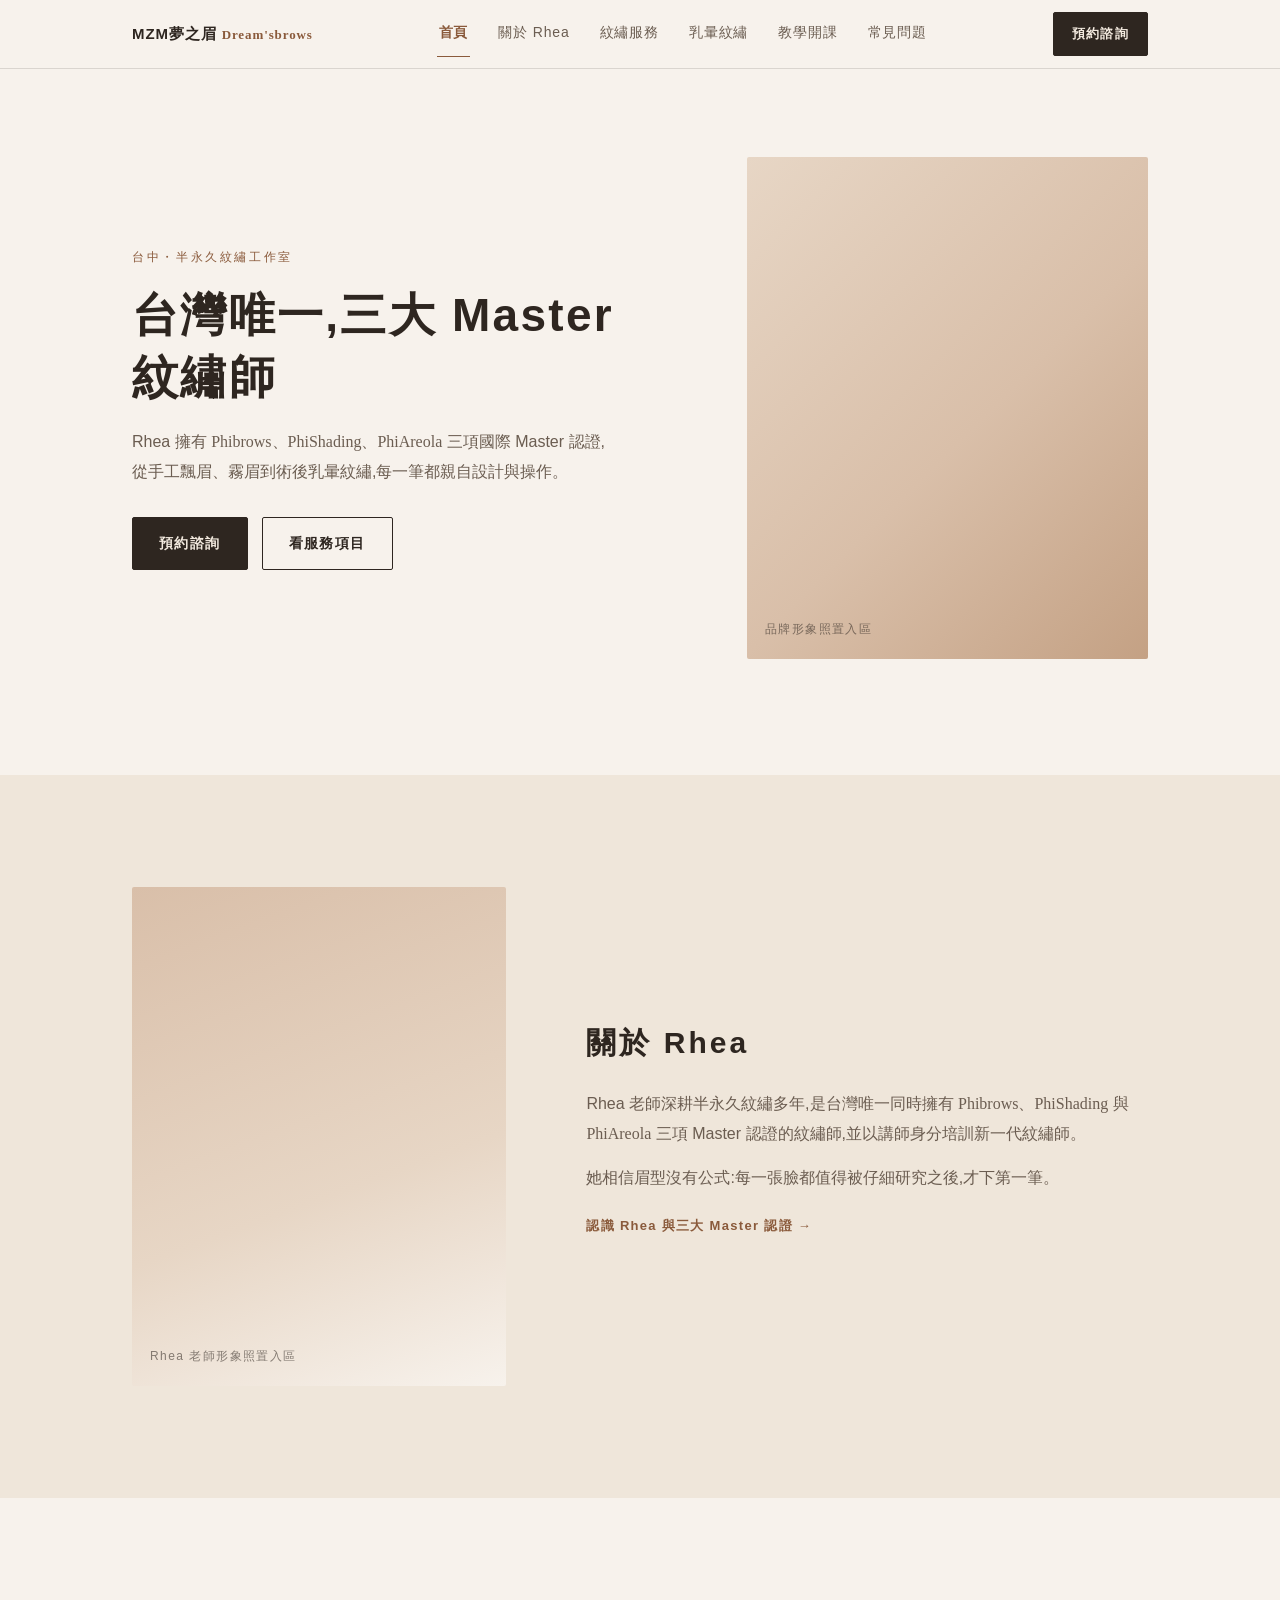
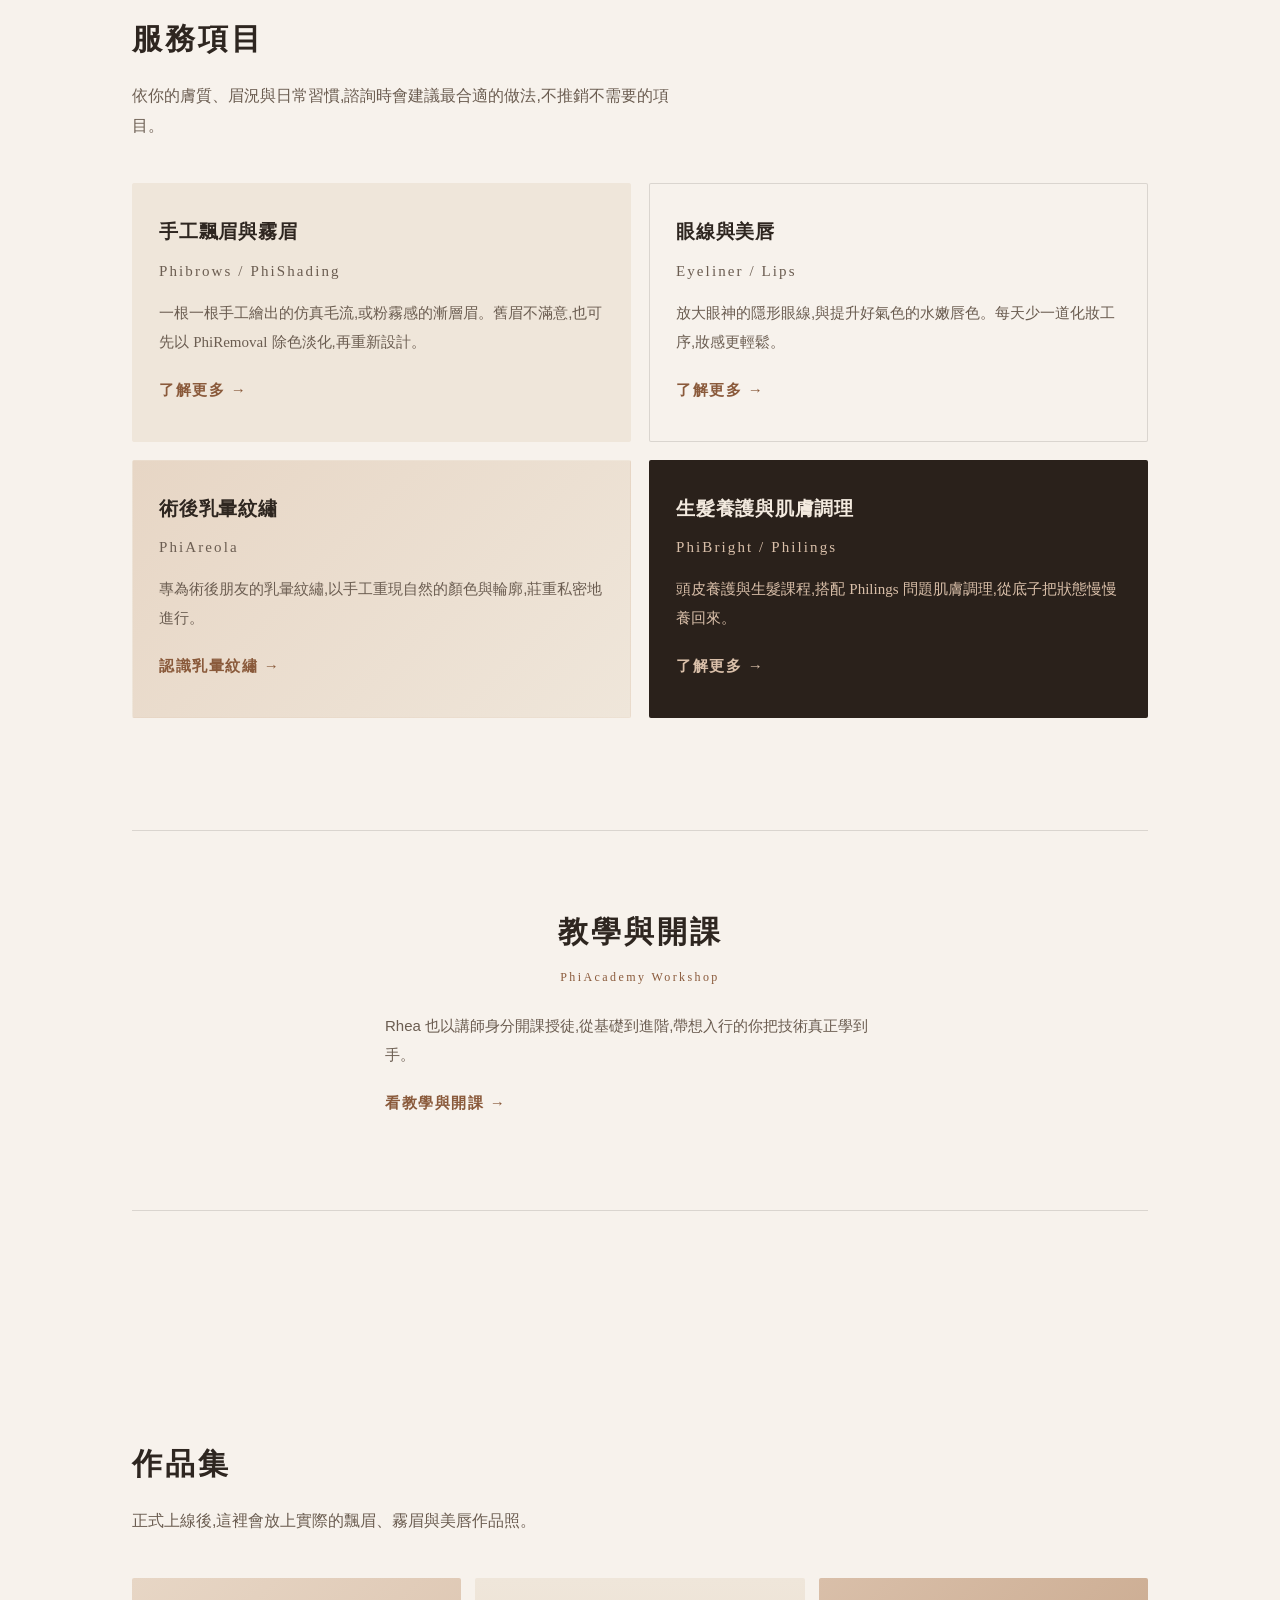
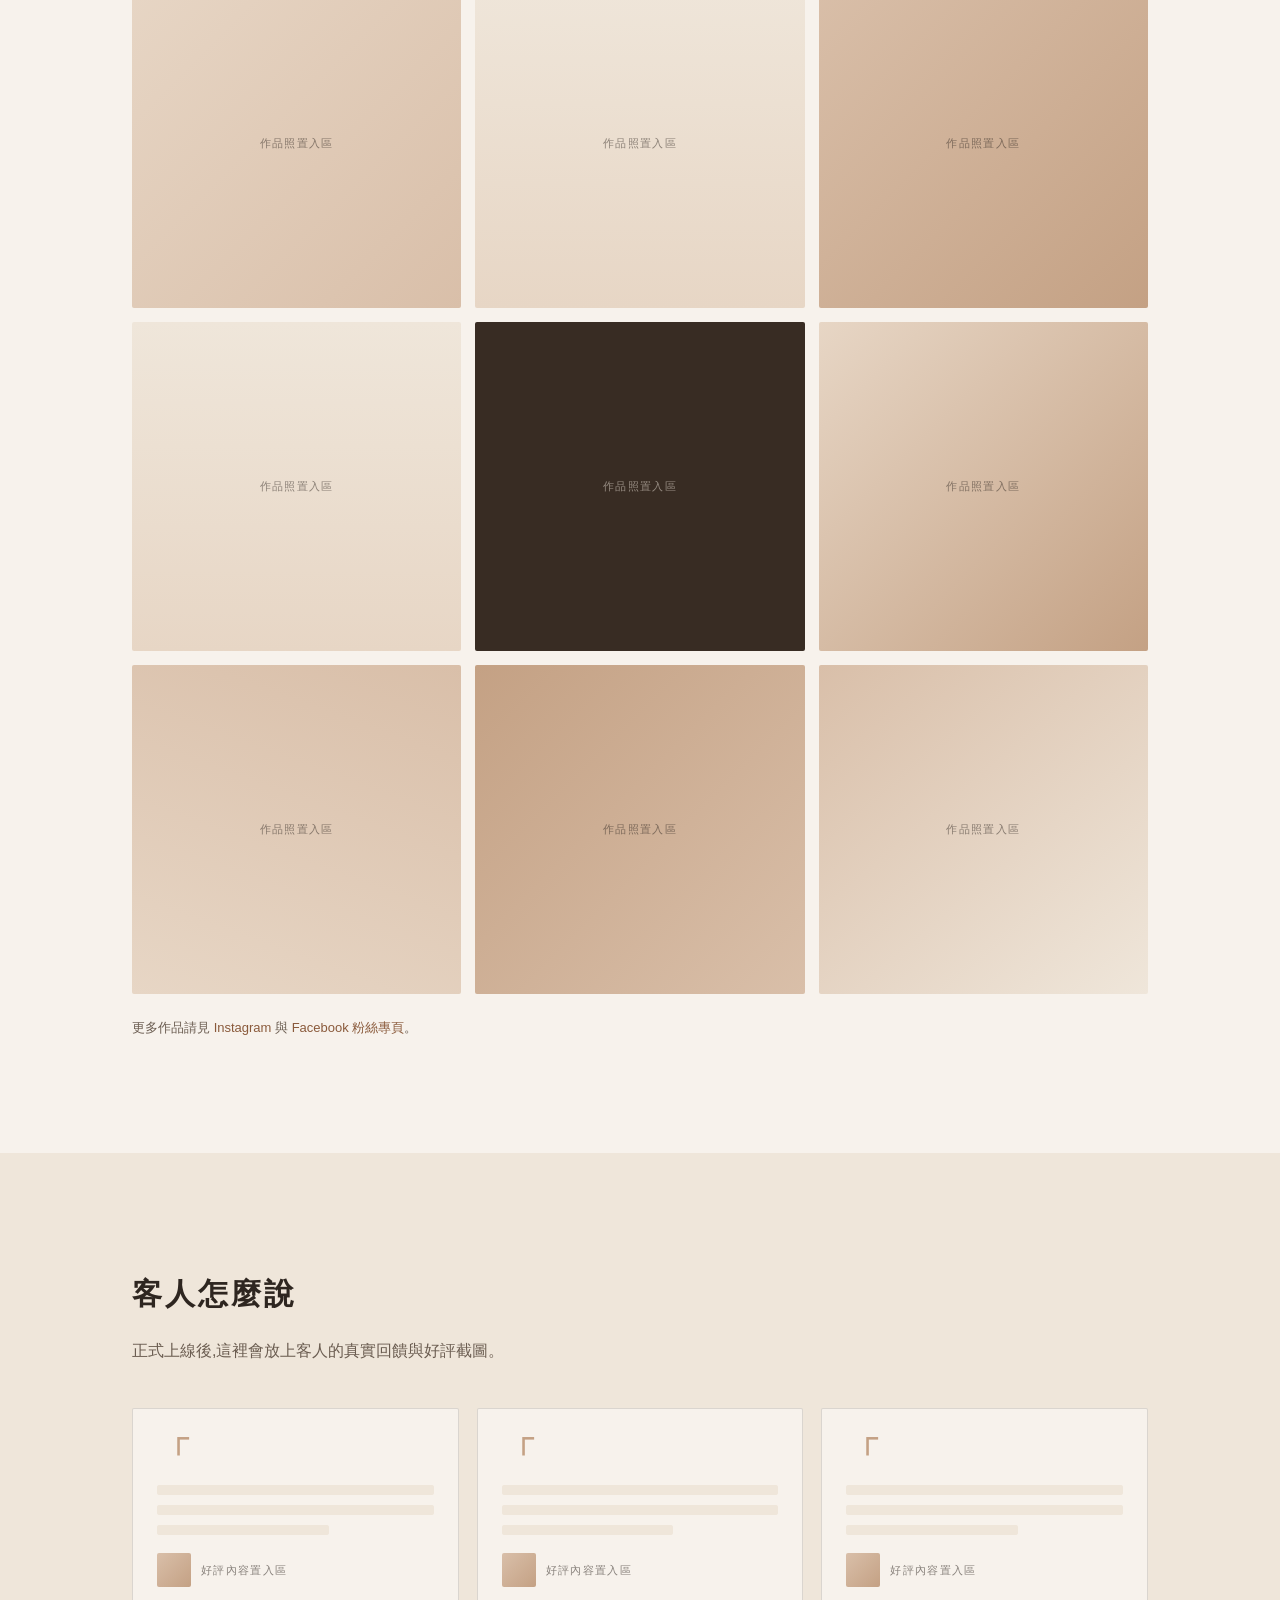
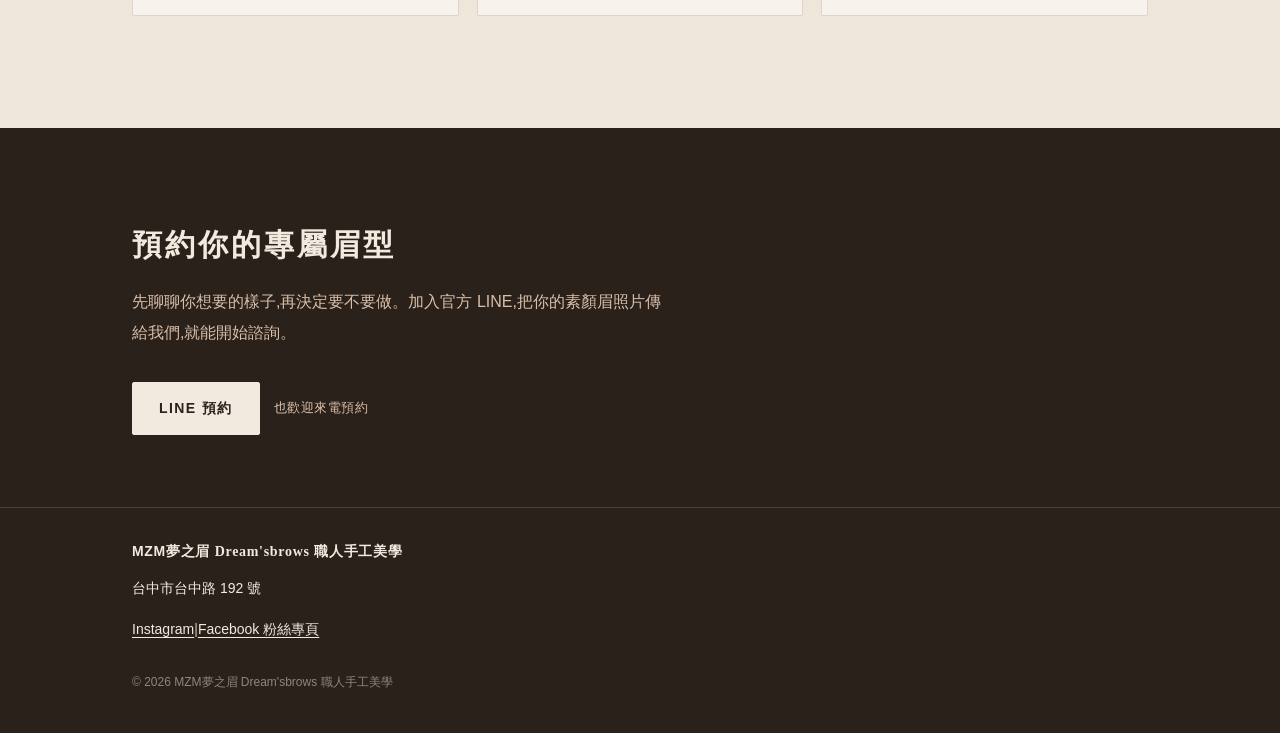
<file: index.html>
<!DOCTYPE html>
<html lang="zh-Hant">
<head>
<meta charset="UTF-8">
<meta name="viewport" content="width=device-width, initial-scale=1">
<title>MZM夢之眉 Dream'sbrows 職人手工美學|台中 半永久紋繡</title>
<meta name="description" content="台中半永久紋繡工作室。台灣唯一 Phibrows、PhiShading、PhiAreola 三大 Master 認證紋繡師 Rhea 親自操作,手工飄眉、霧眉、眼唇、術後乳暈紋繡與紋繡教學開課。">
<link rel="stylesheet" href="styles.css">
</head>
<body>

<header class="topbar">
  <div class="container">
    <div class="topbar-main">
      <a class="brand" href="index.html">MZM夢之眉 <span class="latin">Dream'sbrows</span></a>
      <a class="btn" href="#booking">預約諮詢</a>
    </div>
    <div class="nav-wrap"><nav class="nav-links">
      <a class="active" href="index.html">首頁</a>
      <a href="about.html">關於 Rhea</a>
      <a href="services.html">紋繡服務</a>
      <a href="areola.html">乳暈紋繡</a>
      <a href="academy.html">教學開課</a>
      <a href="faq.html">常見問題</a>
    </nav></div>
  </div>
</header>

<section class="hero">
  <div class="container hero-grid">
    <div>
      <p class="hero-loc reveal">台中・半永久紋繡工作室</p>
      <h1 class="hero-title reveal d1">台灣唯一,三大 <span class="nowrap">Master</span> 紋繡師</h1>
      <p class="hero-sub reveal d2">Rhea 擁有 <span class="nowrap latin">Phibrows</span>、<span class="nowrap latin">PhiShading</span>、<span class="nowrap latin">PhiAreola</span> 三項國際 Master 認證,從手工飄眉、霧眉到術後乳暈紋繡,每一筆都親自設計與操作。</p>
      <div class="hero-cta reveal d3">
        <a class="btn" href="#booking">預約諮詢</a>
        <a class="btn btn-ghost" href="services.html">看服務項目</a>
      </div>
    </div>
    <div class="hero-visual reveal d2">
      <span class="ph-label">品牌形象照置入區</span>
    </div>
  </div>
</section>

<section class="about">
  <div class="container about-grid">
    <div class="about-visual reveal">
      <span class="ph-label">Rhea 老師形象照置入區</span>
    </div>
    <div>
      <h2 class="reveal">關於 Rhea</h2>
      <p class="reveal d1">Rhea 老師深耕半永久紋繡多年,是台灣唯一同時擁有 <span class="nowrap latin">Phibrows</span>、<span class="nowrap latin">PhiShading</span> 與 <span class="nowrap latin">PhiAreola</span> 三項 Master 認證的紋繡師,並以講師身分培訓新一代紋繡師。</p>
      <p class="reveal d1">她相信眉型沒有公式:每一張臉都值得被仔細研究之後,才下第一筆。</p>
      <p class="more reveal d2"><a href="about.html">認識 Rhea 與三大 Master 認證 →</a></p>
    </div>
  </div>
</section>

<section id="services">
  <div class="container">
    <h2 class="reveal">服務項目</h2>
    <p class="sec-lead reveal d1">依你的膚質、眉況與日常習慣,諮詢時會建議最合適的做法,不推銷不需要的項目。</p>
    <div class="svc-grid">
      <div class="svc svc-1 reveal">
        <h3>手工飄眉與霧眉</h3>
        <p class="svc-en latin">Phibrows / PhiShading</p>
        <p>一根一根手工繪出的仿真毛流,或粉霧感的漸層眉。舊眉不滿意,也可先以 <span class="nowrap latin">PhiRemoval</span> 除色淡化,再重新設計。</p>
        <p class="more"><a href="services.html">了解更多 →</a></p>
      </div>
      <div class="svc svc-2 reveal d1">
        <h3>眼線與美唇</h3>
        <p class="svc-en latin">Eyeliner / Lips</p>
        <p>放大眼神的隱形眼線,與提升好氣色的水嫩唇色。每天少一道化妝工序,妝感更輕鬆。</p>
        <p class="more"><a href="services.html">了解更多 →</a></p>
      </div>
      <div class="svc svc-3 reveal d2">
        <h3>術後乳暈紋繡</h3>
        <p class="svc-en latin">PhiAreola</p>
        <p>專為術後朋友的乳暈紋繡,以手工重現自然的顏色與輪廓,莊重私密地進行。</p>
        <p class="more"><a href="areola.html">認識乳暈紋繡 →</a></p>
      </div>
      <div class="svc svc-4 reveal d3">
        <h3>生髮養護與肌膚調理</h3>
        <p class="svc-en latin">PhiBright / Philings</p>
        <p>頭皮養護與生髮課程,搭配 <span class="nowrap latin">Philings</span> 問題肌膚調理,從底子把狀態慢慢養回來。</p>
        <p class="more"><a href="services.html">了解更多 →</a></p>
      </div>
    </div>
  </div>
</section>

<section class="quiet">
  <div class="container">
    <div class="quiet-inner reveal">
      <h2>教學與開課</h2>
      <p class="a-en latin">PhiAcademy Workshop</p>
      <p>Rhea 也以講師身分開課授徒,從基礎到進階,帶想入行的你把技術真正學到手。</p>
      <p class="more"><a href="academy.html">看教學與開課 →</a></p>
    </div>
  </div>
</section>

<section id="works">
  <div class="container">
    <h2 class="reveal">作品集</h2>
    <p class="sec-lead reveal d1">正式上線後,這裡會放上實際的飄眉、霧眉與美唇作品照。</p>
    <div class="works-grid reveal d1">
      <div class="work"><span class="ph-label">作品照置入區</span></div>
      <div class="work"><span class="ph-label">作品照置入區</span></div>
      <div class="work"><span class="ph-label">作品照置入區</span></div>
      <div class="work"><span class="ph-label">作品照置入區</span></div>
      <div class="work"><span class="ph-label">作品照置入區</span></div>
      <div class="work"><span class="ph-label">作品照置入區</span></div>
      <div class="work"><span class="ph-label">作品照置入區</span></div>
      <div class="work"><span class="ph-label">作品照置入區</span></div>
      <div class="work"><span class="ph-label">作品照置入區</span></div>
    </div>
    <p class="works-note reveal d2">更多作品請見 <a href="https://www.instagram.com/phiacademy_rhea/" target="_blank" rel="noopener">Instagram</a> 與 <a href="https://www.facebook.com/dreamsbrows" target="_blank" rel="noopener">Facebook 粉絲專頁</a>。</p>
  </div>
</section>

<section class="reviews">
  <div class="container">
    <h2 class="reveal">客人怎麼說</h2>
    <p class="sec-lead reveal d1">正式上線後,這裡會放上客人的真實回饋與好評截圖。</p>
    <div class="rv-grid">
      <div class="rv reveal">
        <p class="rv-mark">「</p>
        <div class="rv-bar"></div>
        <div class="rv-bar"></div>
        <div class="rv-bar short"></div>
        <div class="rv-who"><div class="rv-ava"></div><span class="ph-label">好評內容置入區</span></div>
      </div>
      <div class="rv reveal d1">
        <p class="rv-mark">「</p>
        <div class="rv-bar"></div>
        <div class="rv-bar"></div>
        <div class="rv-bar short"></div>
        <div class="rv-who"><div class="rv-ava"></div><span class="ph-label">好評內容置入區</span></div>
      </div>
      <div class="rv reveal d2">
        <p class="rv-mark">「</p>
        <div class="rv-bar"></div>
        <div class="rv-bar"></div>
        <div class="rv-bar short"></div>
        <div class="rv-who"><div class="rv-ava"></div><span class="ph-label">好評內容置入區</span></div>
      </div>
    </div>
  </div>
</section>

<section class="booking" id="booking">
  <div class="container">
    <h2 class="reveal">預約你的專屬眉型</h2>
    <p class="sec-lead reveal d1">先聊聊你想要的樣子,再決定要不要做。加入官方 LINE,把你的素顏眉照片傳給我們,就能開始諮詢。</p>
    <div class="booking-cta reveal d2">
      <a class="btn btn-cream" href="https://lin.ee/feas9vA" target="_blank" rel="noopener">LINE 預約</a>
      <span class="call-note">也歡迎來電預約</span>
    </div>
  </div>
  <footer>
    <div class="container">
      <div class="foot-grid">
        <p class="foot-brand">MZM夢之眉 <span class="latin">Dream'sbrows</span> 職人手工美學</p>
        <p class="foot-addr">台中市台中路 192 號</p>
        <p><a href="https://www.instagram.com/phiacademy_rhea/" target="_blank" rel="noopener">Instagram</a>|<a href="https://www.facebook.com/dreamsbrows" target="_blank" rel="noopener">Facebook 粉絲專頁</a></p>
        <p class="foot-copy">© 2026 MZM夢之眉 Dream'sbrows 職人手工美學</p>
      </div>
    </div>
  </footer>
</section>

<script>
document.documentElement.classList.add("js");
(function(){
  var els=document.querySelectorAll(".reveal");
  if(!("IntersectionObserver" in window)){
    els.forEach(function(el){el.classList.add("in");});
    return;
  }
  var io=new IntersectionObserver(function(entries){
    entries.forEach(function(e){
      if(e.isIntersecting){e.target.classList.add("in");io.unobserve(e.target);}
    });
  },{threshold:.15});
  els.forEach(function(el){io.observe(el);});
})();
</script>
</body>
</html>
</file>
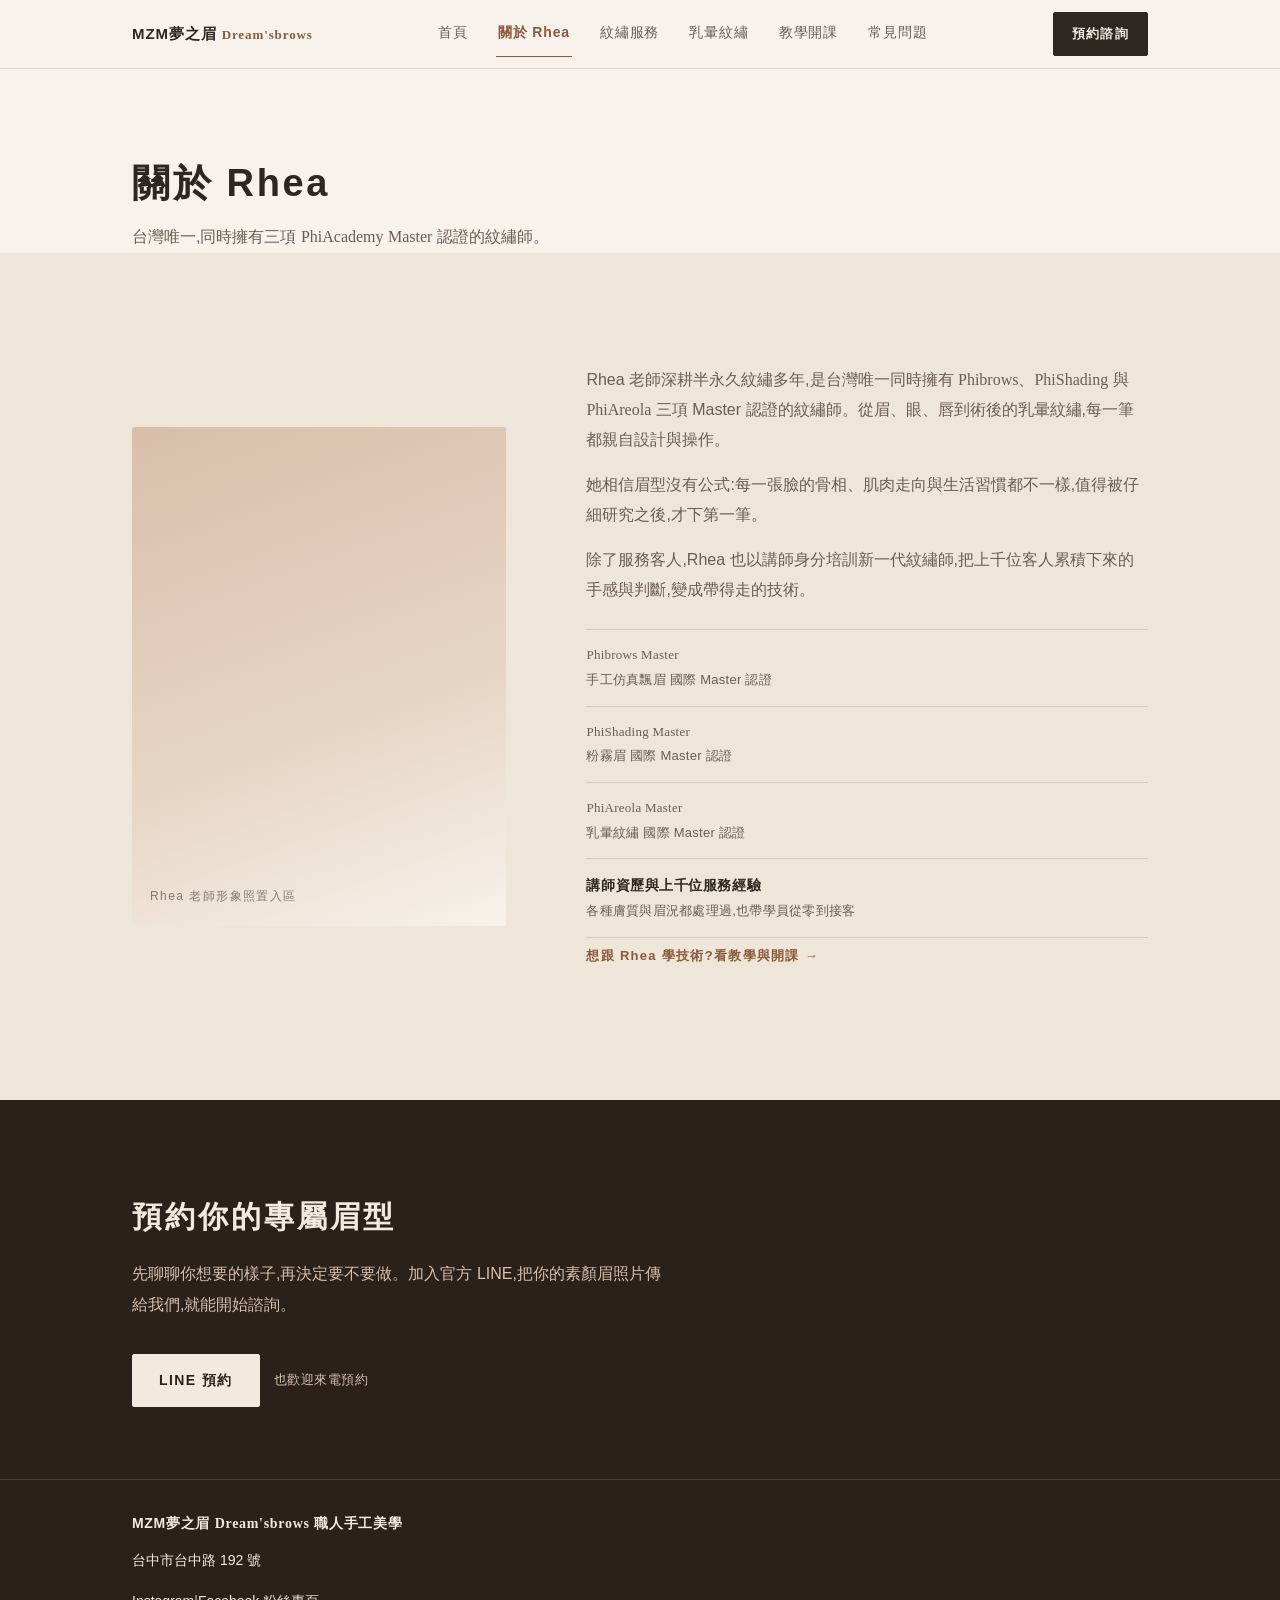
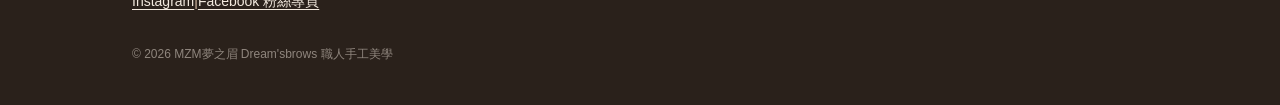
<file: about.html>
<!DOCTYPE html>
<html lang="zh-Hant">
<head>
<meta charset="UTF-8">
<meta name="viewport" content="width=device-width, initial-scale=1">
<title>關於 Rhea|MZM夢之眉 Dream'sbrows</title>
<meta name="description" content="台灣唯一同時擁有 Phibrows、PhiShading、PhiAreola 三項 Master 認證的紋繡師 Rhea,深耕半永久紋繡多年,並以講師身分培訓新一代紋繡師。">
<link rel="stylesheet" href="styles.css">
</head>
<body>
<header class="topbar">
  <div class="container">
    <div class="topbar-main">
      <a class="brand" href="index.html">MZM夢之眉 <span class="latin">Dream'sbrows</span></a>
      <a class="btn" href="#booking">預約諮詢</a>
    </div>
    <div class="nav-wrap"><nav class="nav-links">
      <a href="index.html">首頁</a>
      <a class="active" href="about.html">關於 Rhea</a>
      <a href="services.html">紋繡服務</a>
      <a href="areola.html">乳暈紋繡</a>
      <a href="academy.html">教學開課</a>
      <a href="faq.html">常見問題</a>
    </nav></div>
  </div>
</header>
<div class="container page-head">
  <h1 class="reveal">關於 Rhea</h1>
  <p class="lead reveal d1">台灣唯一,同時擁有三項 <span class="nowrap latin">PhiAcademy</span> <span class="nowrap latin">Master</span> 認證的紋繡師。</p>
</div>
<section class="about">
  <div class="container about-grid">
    <div class="about-visual reveal"><span class="ph-label">Rhea 老師形象照置入區</span></div>
    <div>
      <p class="reveal d1">Rhea 老師深耕半永久紋繡多年,是台灣唯一同時擁有 <span class="nowrap latin">Phibrows</span>、<span class="nowrap latin">PhiShading</span> 與 <span class="nowrap latin">PhiAreola</span> 三項 Master 認證的紋繡師。從眉、眼、唇到術後的乳暈紋繡,每一筆都親自設計與操作。</p>
      <p class="reveal d1">她相信眉型沒有公式:每一張臉的骨相、肌肉走向與生活習慣都不一樣,值得被仔細研究之後,才下第一筆。</p>
      <p class="reveal d1">除了服務客人,Rhea 也以講師身分培訓新一代紋繡師,把上千位客人累積下來的手感與判斷,變成帶得走的技術。</p>
      <ul class="cred reveal d2">
        <li><span class="nowrap latin">Phibrows Master</span><span>手工仿真飄眉 國際 Master 認證</span></li>
        <li><span class="nowrap latin">PhiShading Master</span><span>粉霧眉 國際 Master 認證</span></li>
        <li><span class="nowrap latin">PhiAreola Master</span><span>乳暈紋繡 國際 Master 認證</span></li>
        <li>講師資歷與上千位服務經驗<span>各種膚質與眉況都處理過,也帶學員從零到接客</span></li>
      </ul>
      <p class="more reveal d2"><a href="academy.html">想跟 Rhea 學技術?看教學與開課 →</a></p>
    </div>
  </div>
</section>
<section class="booking" id="booking">
  <div class="container">
    <h2 class="reveal">預約你的專屬眉型</h2>
    <p class="sec-lead reveal d1">先聊聊你想要的樣子,再決定要不要做。加入官方 LINE,把你的素顏眉照片傳給我們,就能開始諮詢。</p>
    <div class="booking-cta reveal d2">
      <a class="btn btn-cream" href="https://lin.ee/feas9vA" target="_blank" rel="noopener">LINE 預約</a>
      <span class="call-note">也歡迎來電預約</span>
    </div>
  </div>
  <footer>
    <div class="container">
      <div class="foot-grid">
        <p class="foot-brand">MZM夢之眉 <span class="latin">Dream'sbrows</span> 職人手工美學</p>
        <p class="foot-addr">台中市台中路 192 號</p>
        <p><a href="https://www.instagram.com/phiacademy_rhea/" target="_blank" rel="noopener">Instagram</a>|<a href="https://www.facebook.com/dreamsbrows" target="_blank" rel="noopener">Facebook 粉絲專頁</a></p>
        <p class="foot-copy">© 2026 MZM夢之眉 Dream'sbrows 職人手工美學</p>
      </div>
    </div>
  </footer>
</section>
<script>
document.documentElement.classList.add("js");
(function(){
  var els=document.querySelectorAll(".reveal");
  if(!("IntersectionObserver" in window)){
    els.forEach(function(el){el.classList.add("in");});
    return;
  }
  var io=new IntersectionObserver(function(entries){
    entries.forEach(function(e){
      if(e.isIntersecting){e.target.classList.add("in");io.unobserve(e.target);}
    });
  },{threshold:.15});
  els.forEach(function(el){io.observe(el);});
})();
</script>
</body>
</html>
</file>
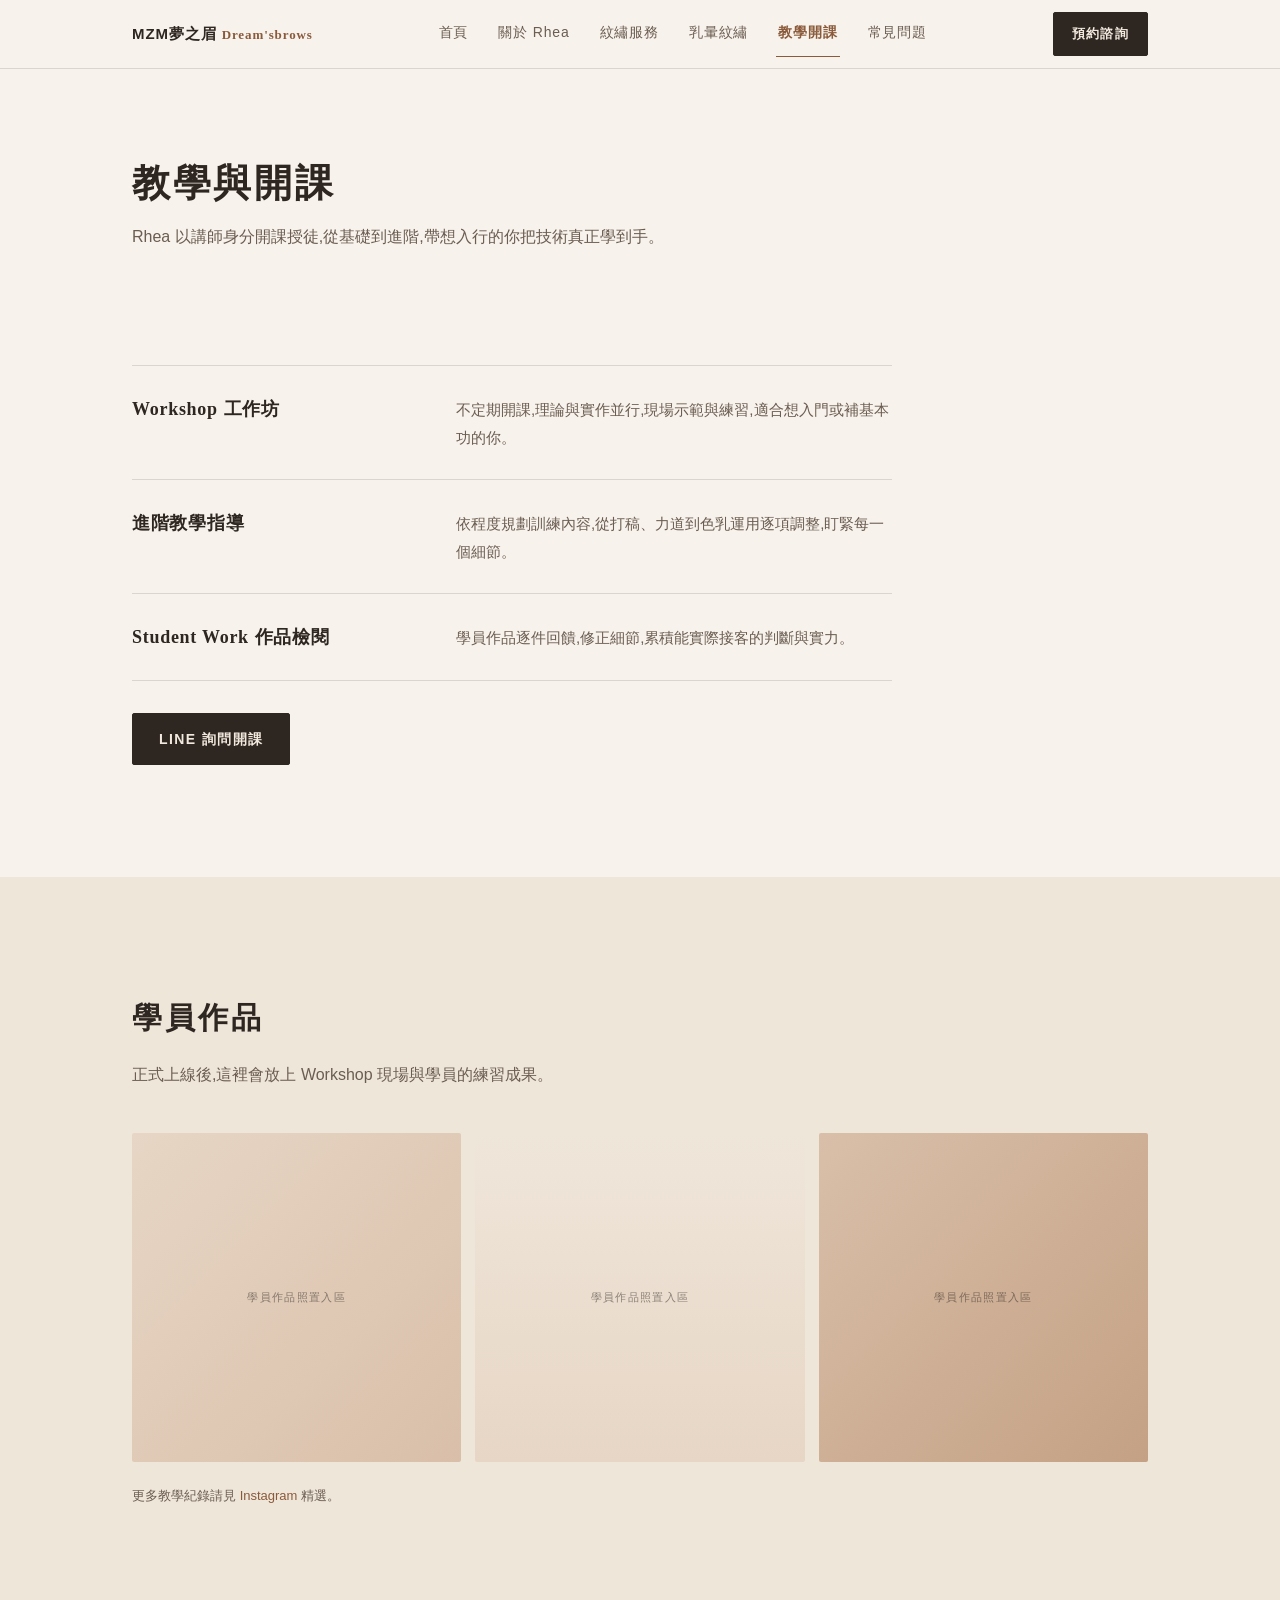
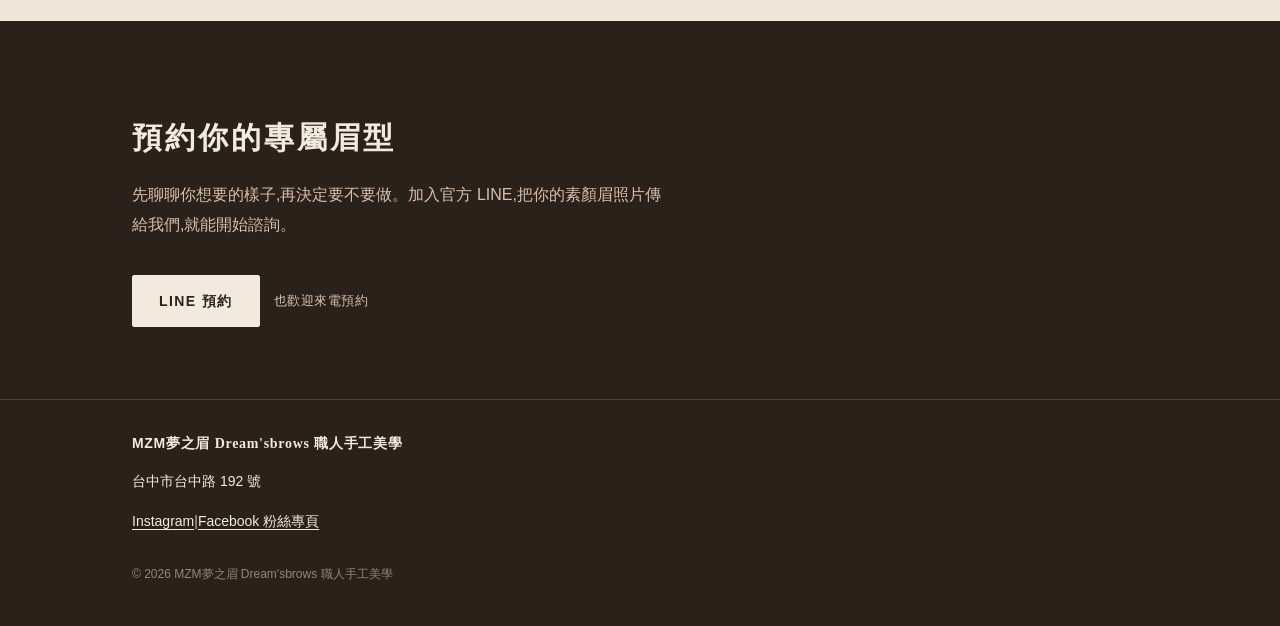
<file: academy.html>
<!DOCTYPE html>
<html lang="zh-Hant">
<head>
<meta charset="UTF-8">
<meta name="viewport" content="width=device-width, initial-scale=1">
<title>教學開課|MZM夢之眉 Dream'sbrows</title>
<meta name="description" content="Rhea 紋繡教學:Workshop 工作坊、進階教學指導與學員作品檢閱,從基礎到進階,把技術真正學到手。">
<link rel="stylesheet" href="styles.css">
</head>
<body>
<header class="topbar">
  <div class="container">
    <div class="topbar-main">
      <a class="brand" href="index.html">MZM夢之眉 <span class="latin">Dream'sbrows</span></a>
      <a class="btn" href="#booking">預約諮詢</a>
    </div>
    <div class="nav-wrap"><nav class="nav-links">
      <a href="index.html">首頁</a>
      <a href="about.html">關於 Rhea</a>
      <a href="services.html">紋繡服務</a>
      <a href="areola.html">乳暈紋繡</a>
      <a class="active" href="academy.html">教學開課</a>
      <a href="faq.html">常見問題</a>
    </nav></div>
  </div>
</header>
<div class="container page-head">
  <h1 class="reveal">教學與開課</h1>
  <p class="lead reveal d1">Rhea 以講師身分開課授徒,從基礎到進階,帶想入行的你把技術真正學到手。</p>
</div>
<section>
  <div class="container">
    <ul class="teach-list reveal d1">
      <li>
        <h3><span class="latin">Workshop</span> 工作坊</h3>
        <p>不定期開課,理論與實作並行,現場示範與練習,適合想入門或補基本功的你。</p>
      </li>
      <li>
        <h3>進階教學指導</h3>
        <p>依程度規劃訓練內容,從打稿、力道到色乳運用逐項調整,盯緊每一個細節。</p>
      </li>
      <li>
        <h3><span class="latin">Student Work</span> 作品檢閱</h3>
        <p>學員作品逐件回饋,修正細節,累積能實際接客的判斷與實力。</p>
      </li>
    </ul>
    <p class="teach-cta reveal d2"><a class="btn" href="https://lin.ee/feas9vA" target="_blank" rel="noopener">LINE 詢問開課</a></p>
  </div>
</section>
<section class="reviews">
  <div class="container">
    <h2 class="reveal">學員作品</h2>
    <p class="sec-lead reveal d1">正式上線後,這裡會放上 Workshop 現場與學員的練習成果。</p>
    <div class="works-grid reveal d1">
      <div class="work"><span class="ph-label">學員作品照置入區</span></div>
      <div class="work"><span class="ph-label">學員作品照置入區</span></div>
      <div class="work"><span class="ph-label">學員作品照置入區</span></div>
    </div>
    <p class="works-note reveal d2">更多教學紀錄請見 <a href="https://www.instagram.com/phiacademy_rhea/" target="_blank" rel="noopener">Instagram</a> 精選。</p>
  </div>
</section>
<section class="booking" id="booking">
  <div class="container">
    <h2 class="reveal">預約你的專屬眉型</h2>
    <p class="sec-lead reveal d1">先聊聊你想要的樣子,再決定要不要做。加入官方 LINE,把你的素顏眉照片傳給我們,就能開始諮詢。</p>
    <div class="booking-cta reveal d2">
      <a class="btn btn-cream" href="https://lin.ee/feas9vA" target="_blank" rel="noopener">LINE 預約</a>
      <span class="call-note">也歡迎來電預約</span>
    </div>
  </div>
  <footer>
    <div class="container">
      <div class="foot-grid">
        <p class="foot-brand">MZM夢之眉 <span class="latin">Dream'sbrows</span> 職人手工美學</p>
        <p class="foot-addr">台中市台中路 192 號</p>
        <p><a href="https://www.instagram.com/phiacademy_rhea/" target="_blank" rel="noopener">Instagram</a>|<a href="https://www.facebook.com/dreamsbrows" target="_blank" rel="noopener">Facebook 粉絲專頁</a></p>
        <p class="foot-copy">© 2026 MZM夢之眉 Dream'sbrows 職人手工美學</p>
      </div>
    </div>
  </footer>
</section>
<script>
document.documentElement.classList.add("js");
(function(){
  var els=document.querySelectorAll(".reveal");
  if(!("IntersectionObserver" in window)){
    els.forEach(function(el){el.classList.add("in");});
    return;
  }
  var io=new IntersectionObserver(function(entries){
    entries.forEach(function(e){
      if(e.isIntersecting){e.target.classList.add("in");io.unobserve(e.target);}
    });
  },{threshold:.15});
  els.forEach(function(el){io.observe(el);});
})();
</script>
</body>
</html>
</file>
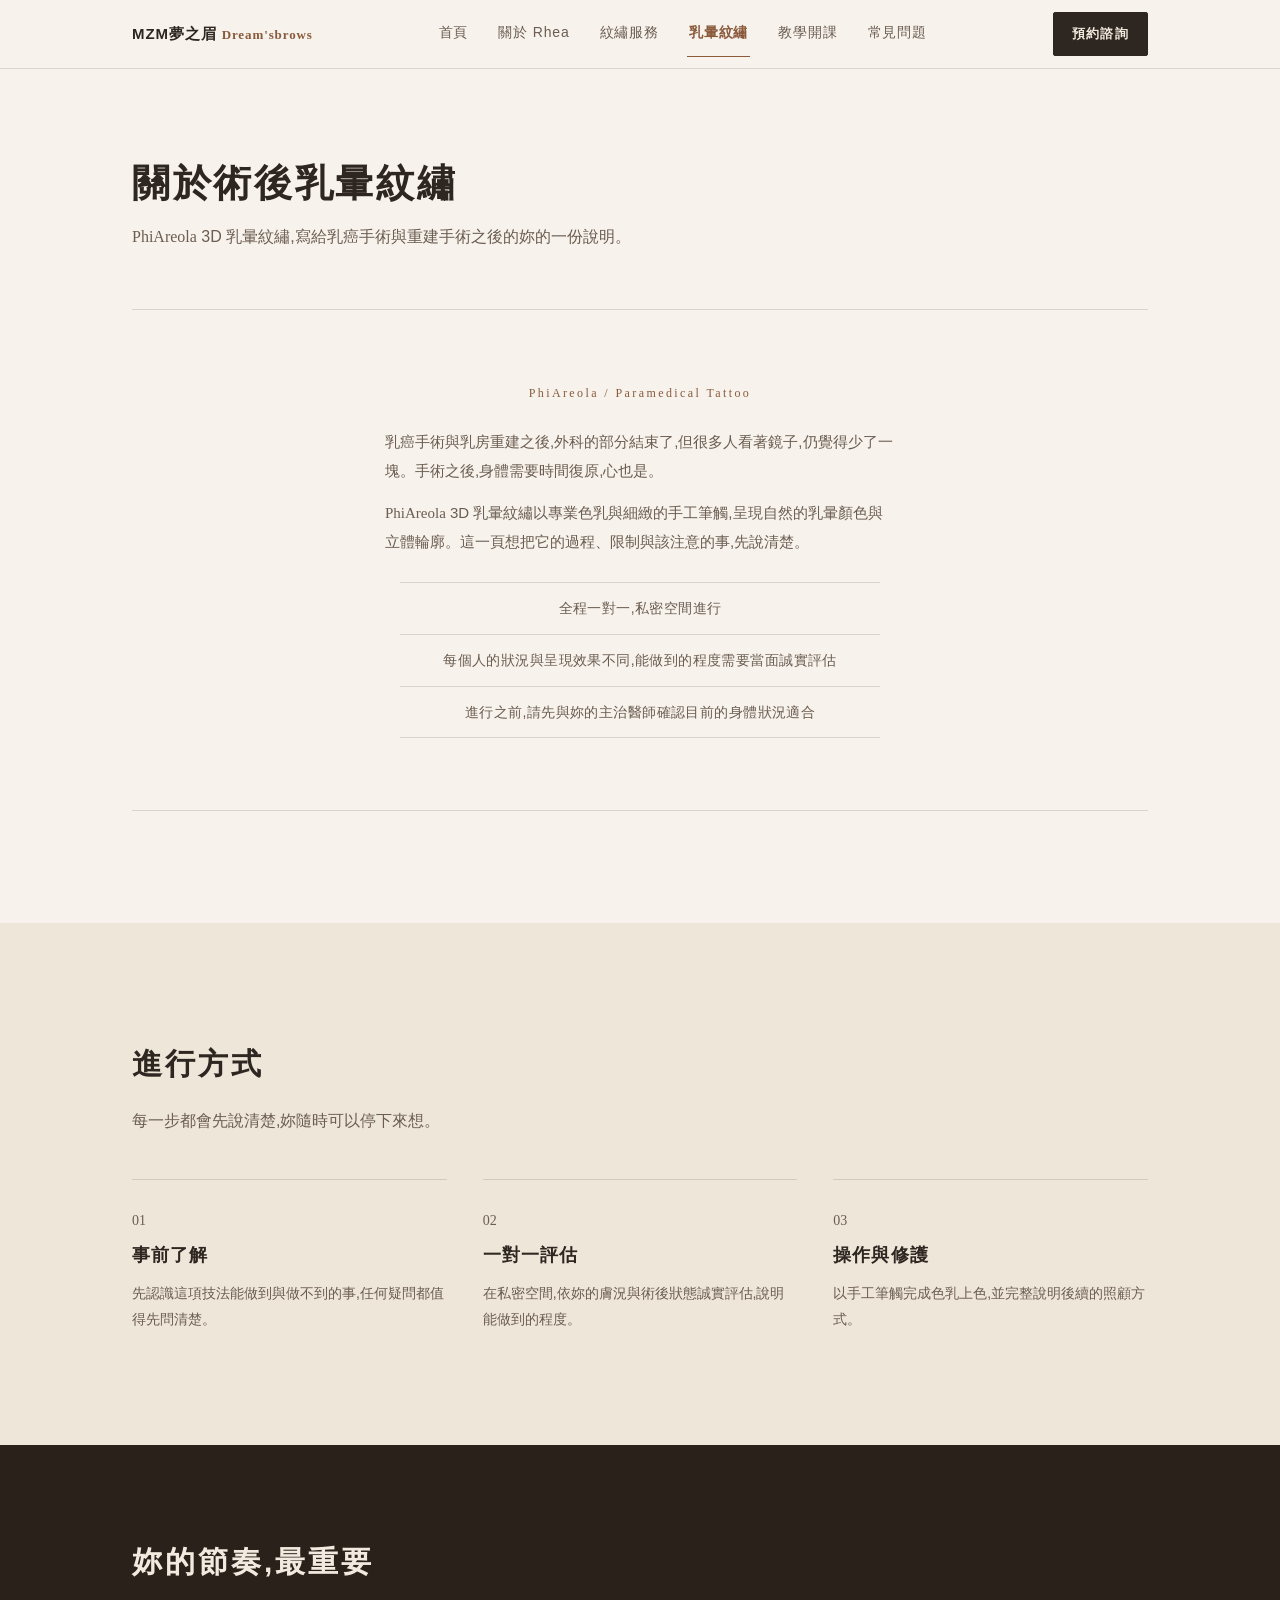
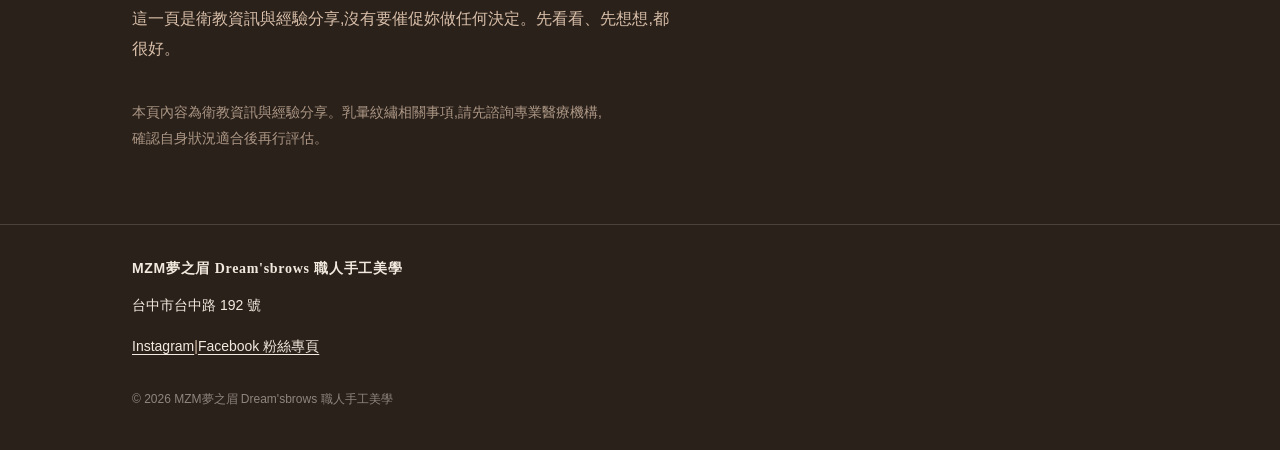
<file: areola.html>
<!DOCTYPE html>
<html lang="zh-Hant">
<head>
<meta charset="UTF-8">
<meta name="viewport" content="width=device-width, initial-scale=1">
<title>乳暈紋繡 PhiAreola|MZM夢之眉 Dream'sbrows</title>
<meta name="description" content="PhiAreola 3D 乳暈紋繡的衛教說明與經驗分享,寫給乳癌手術與重建手術之後的妳。全程一對一,私密空間進行。">
<link rel="stylesheet" href="styles.css">
</head>
<body>
<header class="topbar">
  <div class="container">
    <div class="topbar-main">
      <a class="brand" href="index.html">MZM夢之眉 <span class="latin">Dream'sbrows</span></a>
      <a class="btn" href="services.html#booking">預約諮詢</a>
    </div>
    <div class="nav-wrap"><nav class="nav-links">
      <a href="index.html">首頁</a>
      <a href="about.html">關於 Rhea</a>
      <a href="services.html">紋繡服務</a>
      <a class="active" href="areola.html">乳暈紋繡</a>
      <a href="academy.html">教學開課</a>
      <a href="faq.html">常見問題</a>
    </nav></div>
  </div>
</header>
<div class="container page-head">
  <h1 class="reveal">關於術後乳暈紋繡</h1>
  <p class="lead reveal d1"><span class="nowrap latin">PhiAreola</span> 3D 乳暈紋繡,寫給乳癌手術與重建手術之後的妳的一份說明。</p>
</div>
<section class="quiet" style="padding-top:56px">
  <div class="container">
    <div class="quiet-inner reveal">
      <p class="a-en latin">PhiAreola / Paramedical Tattoo</p>
      <p>乳癌手術與乳房重建之後,外科的部分結束了,但很多人看著鏡子,仍覺得少了一塊。手術之後,身體需要時間復原,心也是。</p>
      <p><span class="nowrap latin">PhiAreola</span> 3D 乳暈紋繡以專業色乳與細緻的手工筆觸,呈現自然的乳暈顏色與立體輪廓。這一頁想把它的過程、限制與該注意的事,先說清楚。</p>
      <ul class="areola-list">
        <li>全程一對一,私密空間進行</li>
        <li>每個人的狀況與呈現效果不同,能做到的程度需要當面誠實評估</li>
        <li>進行之前,請先與妳的主治醫師確認目前的身體狀況適合</li>
      </ul>
    </div>
  </div>
</section>
<section class="flow">
  <div class="container">
    <h2 class="reveal">進行方式</h2>
    <p class="sec-lead reveal d1">每一步都會先說清楚,妳隨時可以停下來想。</p>
    <div class="flow-grid" style="grid-template-columns:repeat(auto-fit,minmax(220px,1fr))">
      <div class="step reveal">
        <p class="step-no latin">01</p>
        <h3>事前了解</h3>
        <p>先認識這項技法能做到與做不到的事,任何疑問都值得先問清楚。</p>
      </div>
      <div class="step reveal d1">
        <p class="step-no latin">02</p>
        <h3>一對一評估</h3>
        <p>在私密空間,依妳的膚況與術後狀態誠實評估,說明能做到的程度。</p>
      </div>
      <div class="step reveal d2">
        <p class="step-no latin">03</p>
        <h3>操作與修護</h3>
        <p>以手工筆觸完成色乳上色,並完整說明後續的照顧方式。</p>
      </div>
    </div>
  </div>
</section>
<section class="booking" id="booking">
  <div class="container">
    <h2 class="reveal">妳的節奏,最重要</h2>
    <p class="sec-lead reveal d1">這一頁是衛教資訊與經驗分享,沒有要催促妳做任何決定。先看看、先想想,都很好。</p>
    <p class="sec-lead reveal d2" style="font-size:14px;opacity:.75;margin-top:14px">本頁內容為衛教資訊與經驗分享。乳暈紋繡相關事項,請先諮詢專業醫療機構,確認自身狀況適合後再行評估。</p>
  </div>
  <footer>
    <div class="container">
      <div class="foot-grid">
        <p class="foot-brand">MZM夢之眉 <span class="latin">Dream'sbrows</span> 職人手工美學</p>
        <p class="foot-addr">台中市台中路 192 號</p>
        <p><a href="https://www.instagram.com/phiacademy_rhea/" target="_blank" rel="noopener">Instagram</a>|<a href="https://www.facebook.com/dreamsbrows" target="_blank" rel="noopener">Facebook 粉絲專頁</a></p>
        <p class="foot-copy">© 2026 MZM夢之眉 Dream'sbrows 職人手工美學</p>
      </div>
    </div>
  </footer>
</section>
<script>
document.documentElement.classList.add("js");
(function(){
  var els=document.querySelectorAll(".reveal");
  if(!("IntersectionObserver" in window)){
    els.forEach(function(el){el.classList.add("in");});
    return;
  }
  var io=new IntersectionObserver(function(entries){
    entries.forEach(function(e){
      if(e.isIntersecting){e.target.classList.add("in");io.unobserve(e.target);}
    });
  },{threshold:.15});
  els.forEach(function(el){io.observe(el);});
})();
</script>
</body>
</html>
</file>
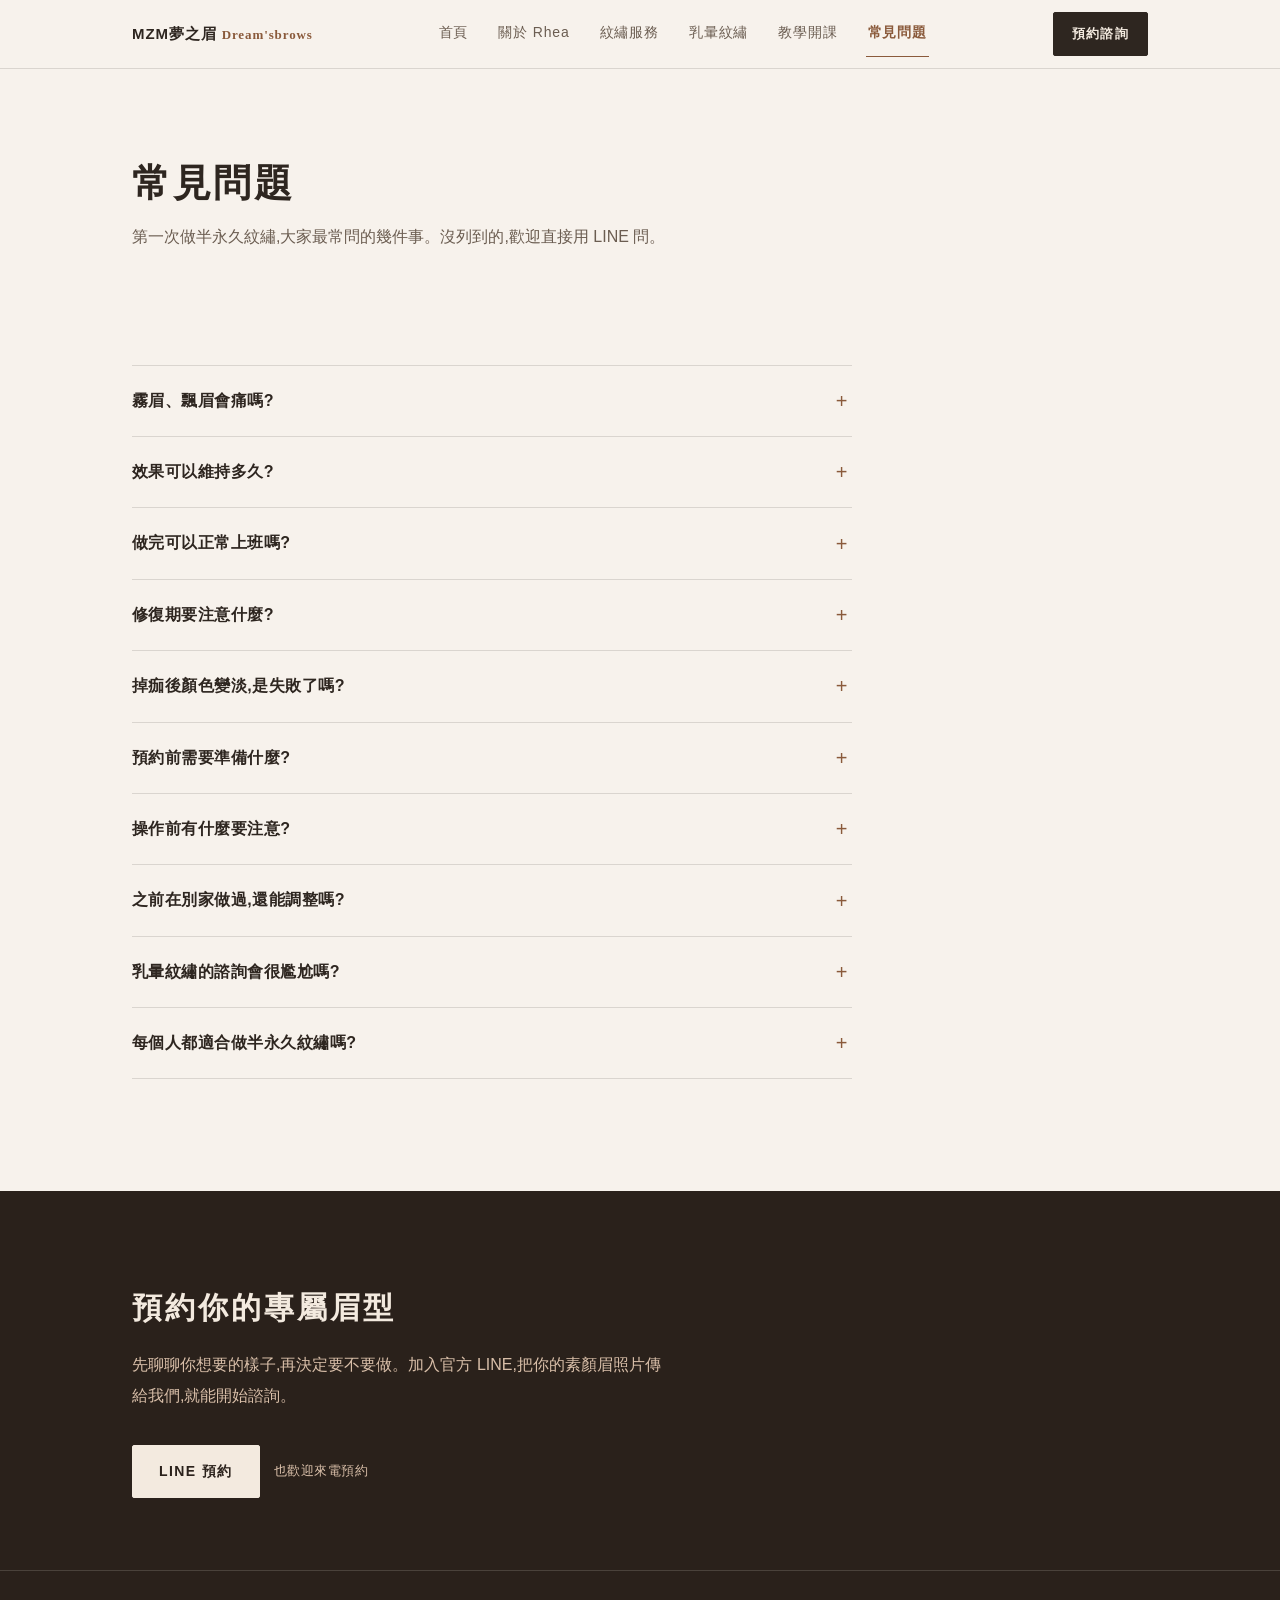
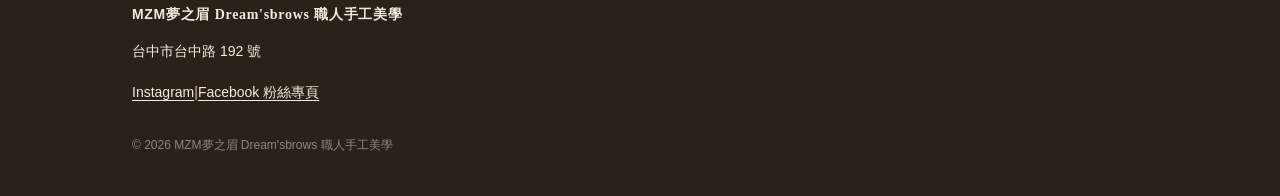
<file: faq.html>
<!DOCTYPE html>
<html lang="zh-Hant">
<head>
<meta charset="UTF-8">
<meta name="viewport" content="width=device-width, initial-scale=1">
<title>常見問題|MZM夢之眉 Dream'sbrows</title>
<meta name="description" content="霧眉飄眉會痛嗎?可以維持多久?修復期要注意什麼?半永久紋繡的常見問題,一次說清楚。">
<link rel="stylesheet" href="styles.css">
</head>
<body>
<header class="topbar">
  <div class="container">
    <div class="topbar-main">
      <a class="brand" href="index.html">MZM夢之眉 <span class="latin">Dream'sbrows</span></a>
      <a class="btn" href="#booking">預約諮詢</a>
    </div>
    <div class="nav-wrap"><nav class="nav-links">
      <a href="index.html">首頁</a>
      <a href="about.html">關於 Rhea</a>
      <a href="services.html">紋繡服務</a>
      <a href="areola.html">乳暈紋繡</a>
      <a href="academy.html">教學開課</a>
      <a class="active" href="faq.html">常見問題</a>
    </nav></div>
  </div>
</header>
<div class="container page-head">
  <h1 class="reveal">常見問題</h1>
  <p class="lead reveal d1">第一次做半永久紋繡,大家最常問的幾件事。沒列到的,歡迎直接用 LINE 問。</p>
</div>
<section>
  <div class="container">
    <div class="faq-list reveal d1">
      <details>
        <summary>霧眉、飄眉會痛嗎?</summary>
        <p>操作前會先敷舒緩膏,過程是有感的,多數客人形容像淺淺的刮劃感,屬於可以接受的程度。每個人對疼痛的感受不同,操作中也會隨時和你確認狀態。</p>
      </details>
      <details>
        <summary>效果可以維持多久?</summary>
        <p>一般約可維持 1 到 2 年,實際時間依膚質、代謝速度與日常保養而異。油性肌代謝較快,顏色淡化的速度也會快一些,之後可以透過補色維持。</p>
      </details>
      <details>
        <summary>做完可以正常上班嗎?</summary>
        <p>可以。剛做完的顏色會比最終呈現深一些,大約 3 到 7 天會經歷輕微結痂與代謝,期間保持乾燥即可,大部分客人隔天就正常上班。</p>
      </details>
      <details>
        <summary>修復期要注意什麼?</summary>
        <p>結痂期避免碰水與摳抓,讓痂皮自然脫落;一週內避免泡湯、游泳與劇烈流汗的運動,平時做好防曬,顏色會定得更漂亮。詳細的衛教會在操作後完整說明。</p>
      </details>
      <details>
        <summary>掉痂後顏色變淡,是失敗了嗎?</summary>
        <p>不是,這是正常的返色過程。掉痂後顏色會先變淡,約 28 天左右逐漸回穩,之後再依狀況安排二次補色,讓顏色更均勻飽和。</p>
      </details>
      <details>
        <summary>預約前需要準備什麼?</summary>
        <p>加入官方 LINE,傳一張素顏眉的照片,簡單說說你想要的感覺,我們會先初步評估,再和你約諮詢時間。</p>
      </details>
      <details>
        <summary>操作前有什麼要注意?</summary>
        <p>前一晚睡飽、避免飲酒;當天素顏來就可以。孕期、特殊體質或正在用藥,請在諮詢時先告知,一起評估合適的時間點。</p>
      </details>
      <details>
        <summary>之前在別家做過,還能調整嗎?</summary>
        <p>多數情況可以。先以 <span class="nowrap latin">PhiRemoval</span> 除色淡化舊色,再依現在的臉重新設計。諮詢時會誠實評估能改善到什麼程度。</p>
      </details>
      <details>
        <summary>乳暈紋繡的諮詢會很尷尬嗎?</summary>
        <p>不會勉強妳。全程只有妳與 Rhea 一對一,在私密空間進行,節奏由妳決定。</p>
      </details>
      <details>
        <summary>每個人都適合做半永久紋繡嗎?</summary>
        <p>不一定。孕期、蟹足腫體質、皮膚正在發炎或有傷口,以及有特殊疾病或用藥的朋友,建議先諮詢我們並徵詢醫師意見,評估後再安排。諮詢不收費,不用擔心白跑一趟。</p>
      </details>
    </div>
  </div>
</section>
<section class="booking" id="booking">
  <div class="container">
    <h2 class="reveal">預約你的專屬眉型</h2>
    <p class="sec-lead reveal d1">先聊聊你想要的樣子,再決定要不要做。加入官方 LINE,把你的素顏眉照片傳給我們,就能開始諮詢。</p>
    <div class="booking-cta reveal d2">
      <a class="btn btn-cream" href="https://lin.ee/feas9vA" target="_blank" rel="noopener">LINE 預約</a>
      <span class="call-note">也歡迎來電預約</span>
    </div>
  </div>
  <footer>
    <div class="container">
      <div class="foot-grid">
        <p class="foot-brand">MZM夢之眉 <span class="latin">Dream'sbrows</span> 職人手工美學</p>
        <p class="foot-addr">台中市台中路 192 號</p>
        <p><a href="https://www.instagram.com/phiacademy_rhea/" target="_blank" rel="noopener">Instagram</a>|<a href="https://www.facebook.com/dreamsbrows" target="_blank" rel="noopener">Facebook 粉絲專頁</a></p>
        <p class="foot-copy">© 2026 MZM夢之眉 Dream'sbrows 職人手工美學</p>
      </div>
    </div>
  </footer>
</section>
<script>
document.documentElement.classList.add("js");
(function(){
  var els=document.querySelectorAll(".reveal");
  if(!("IntersectionObserver" in window)){
    els.forEach(function(el){el.classList.add("in");});
    return;
  }
  var io=new IntersectionObserver(function(entries){
    entries.forEach(function(e){
      if(e.isIntersecting){e.target.classList.add("in");io.unobserve(e.target);}
    });
  },{threshold:.15});
  els.forEach(function(el){io.observe(el);});
})();
</script>
</body>
</html>
</file>
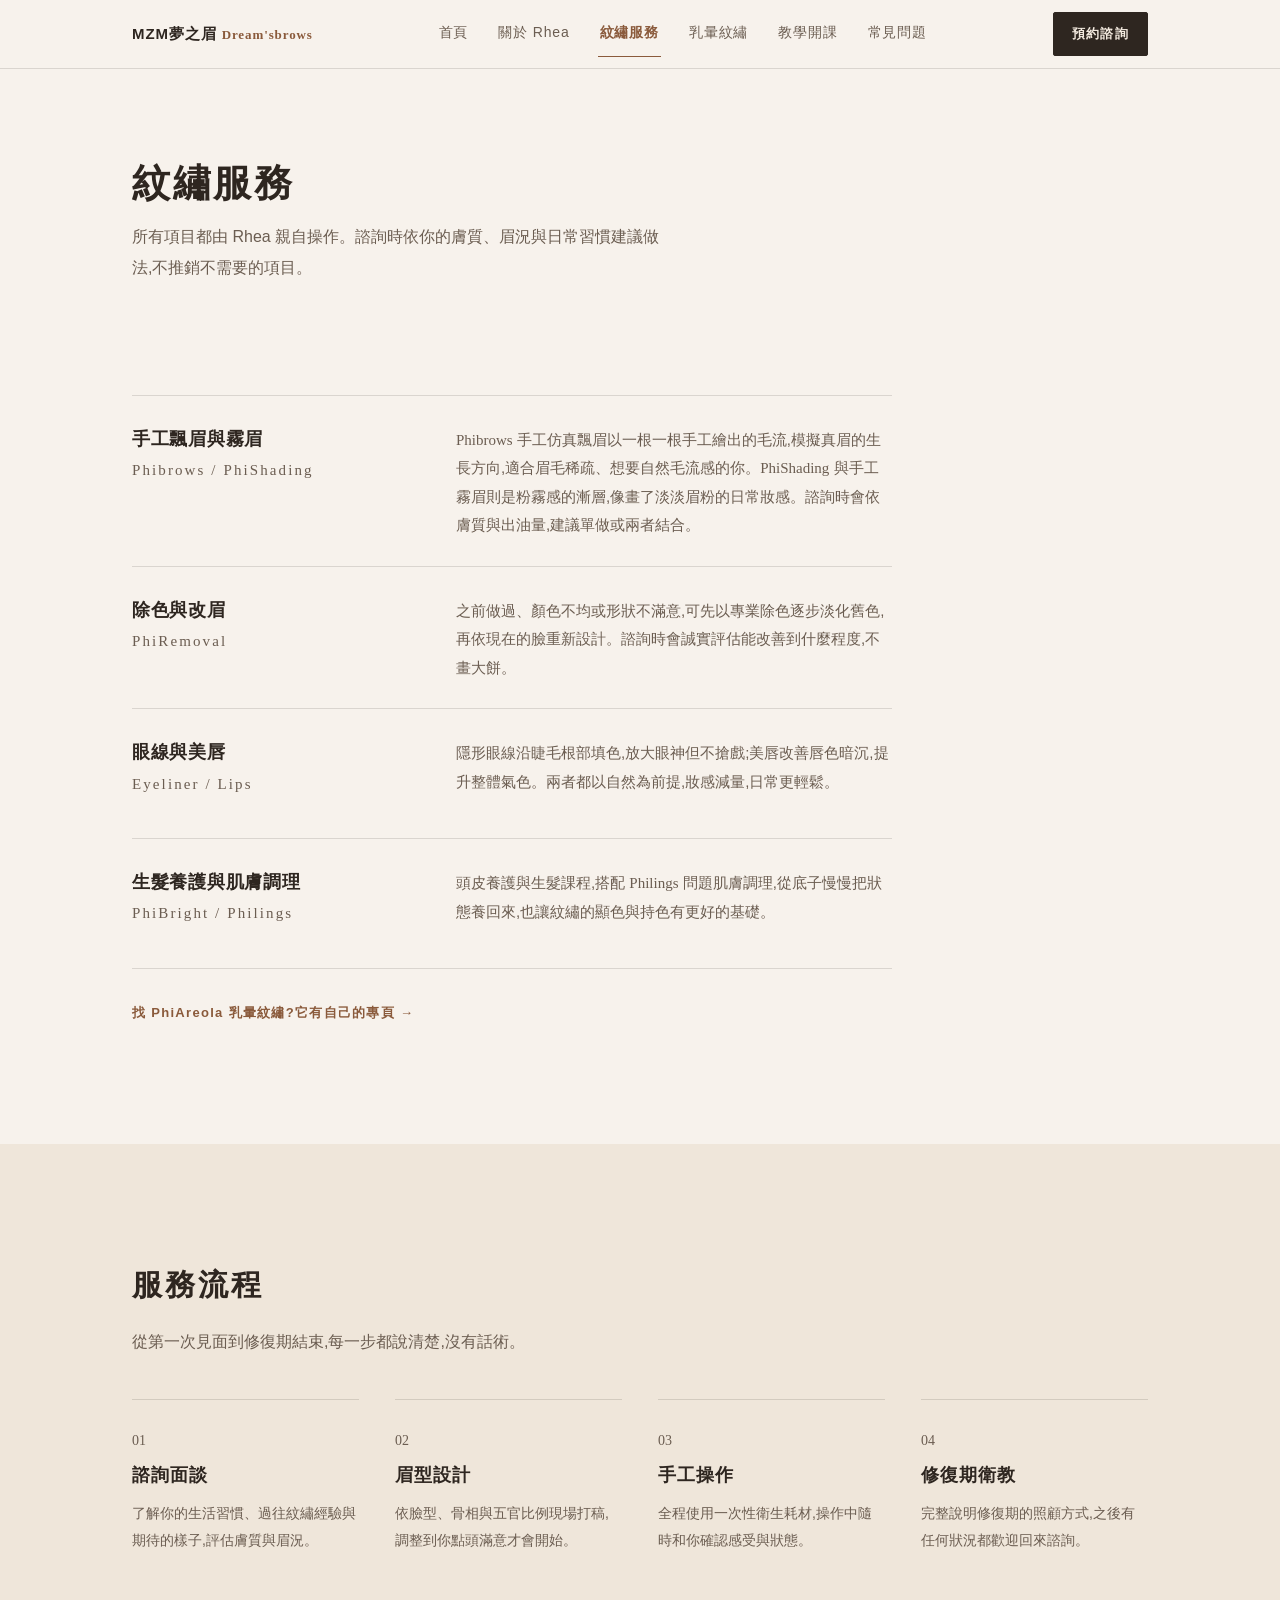
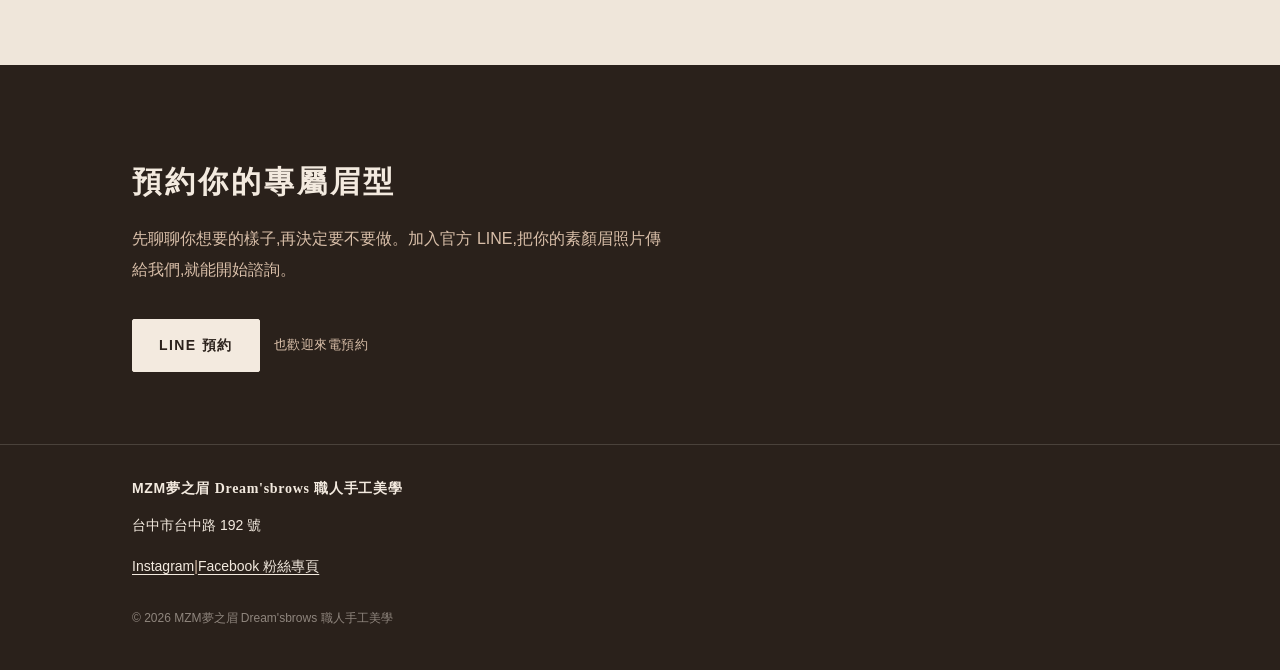
<file: services.html>
<!DOCTYPE html>
<html lang="zh-Hant">
<head>
<meta charset="UTF-8">
<meta name="viewport" content="width=device-width, initial-scale=1">
<title>紋繡服務|MZM夢之眉 Dream'sbrows</title>
<meta name="description" content="手工飄眉、霧眉、除色改眉、眼線美唇、PhiBright 生髮養護與 Philings 肌膚調理,由三大 Master 認證紋繡師 Rhea 親自操作。">
<link rel="stylesheet" href="styles.css">
</head>
<body>
<header class="topbar">
  <div class="container">
    <div class="topbar-main">
      <a class="brand" href="index.html">MZM夢之眉 <span class="latin">Dream'sbrows</span></a>
      <a class="btn" href="#booking">預約諮詢</a>
    </div>
    <div class="nav-wrap"><nav class="nav-links">
      <a href="index.html">首頁</a>
      <a href="about.html">關於 Rhea</a>
      <a class="active" href="services.html">紋繡服務</a>
      <a href="areola.html">乳暈紋繡</a>
      <a href="academy.html">教學開課</a>
      <a href="faq.html">常見問題</a>
    </nav></div>
  </div>
</header>
<div class="container page-head">
  <h1 class="reveal">紋繡服務</h1>
  <p class="lead reveal d1">所有項目都由 Rhea 親自操作。諮詢時依你的膚質、眉況與日常習慣建議做法,不推銷不需要的項目。</p>
</div>
<section>
  <div class="container">
    <ul class="teach-list reveal d1">
      <li>
        <div>
          <h3>手工飄眉與霧眉</h3>
          <p class="svc-en latin">Phibrows / PhiShading</p>
        </div>
        <p><span class="nowrap latin">Phibrows</span> 手工仿真飄眉以一根一根手工繪出的毛流,模擬真眉的生長方向,適合眉毛稀疏、想要自然毛流感的你。<span class="nowrap latin">PhiShading</span> 與手工霧眉則是粉霧感的漸層,像畫了淡淡眉粉的日常妝感。諮詢時會依膚質與出油量,建議單做或兩者結合。</p>
      </li>
      <li>
        <div>
          <h3>除色與改眉</h3>
          <p class="svc-en latin">PhiRemoval</p>
        </div>
        <p>之前做過、顏色不均或形狀不滿意,可先以專業除色逐步淡化舊色,再依現在的臉重新設計。諮詢時會誠實評估能改善到什麼程度,不畫大餅。</p>
      </li>
      <li>
        <div>
          <h3>眼線與美唇</h3>
          <p class="svc-en latin">Eyeliner / Lips</p>
        </div>
        <p>隱形眼線沿睫毛根部填色,放大眼神但不搶戲;美唇改善唇色暗沉,提升整體氣色。兩者都以自然為前提,妝感減量,日常更輕鬆。</p>
      </li>
      <li>
        <div>
          <h3>生髮養護與肌膚調理</h3>
          <p class="svc-en latin">PhiBright / Philings</p>
        </div>
        <p>頭皮養護與生髮課程,搭配 <span class="nowrap latin">Philings</span> 問題肌膚調理,從底子慢慢把狀態養回來,也讓紋繡的顯色與持色有更好的基礎。</p>
      </li>
    </ul>
    <p class="more reveal d2" style="margin-top:26px"><a href="areola.html">找 PhiAreola 乳暈紋繡?它有自己的專頁 →</a></p>
  </div>
</section>
<section class="flow">
  <div class="container">
    <h2 class="reveal">服務流程</h2>
    <p class="sec-lead reveal d1">從第一次見面到修復期結束,每一步都說清楚,沒有話術。</p>
    <div class="flow-grid">
      <div class="step reveal">
        <p class="step-no latin">01</p>
        <h3>諮詢面談</h3>
        <p>了解你的生活習慣、過往紋繡經驗與期待的樣子,評估膚質與眉況。</p>
      </div>
      <div class="step reveal d1">
        <p class="step-no latin">02</p>
        <h3>眉型設計</h3>
        <p>依臉型、骨相與五官比例現場打稿,調整到你點頭滿意才會開始。</p>
      </div>
      <div class="step reveal d2">
        <p class="step-no latin">03</p>
        <h3>手工操作</h3>
        <p>全程使用一次性衛生耗材,操作中隨時和你確認感受與狀態。</p>
      </div>
      <div class="step reveal d3">
        <p class="step-no latin">04</p>
        <h3>修復期衛教</h3>
        <p>完整說明修復期的照顧方式,之後有任何狀況都歡迎回來諮詢。</p>
      </div>
    </div>
  </div>
</section>
<section class="booking" id="booking">
  <div class="container">
    <h2 class="reveal">預約你的專屬眉型</h2>
    <p class="sec-lead reveal d1">先聊聊你想要的樣子,再決定要不要做。加入官方 LINE,把你的素顏眉照片傳給我們,就能開始諮詢。</p>
    <div class="booking-cta reveal d2">
      <a class="btn btn-cream" href="https://lin.ee/feas9vA" target="_blank" rel="noopener">LINE 預約</a>
      <span class="call-note">也歡迎來電預約</span>
    </div>
  </div>
  <footer>
    <div class="container">
      <div class="foot-grid">
        <p class="foot-brand">MZM夢之眉 <span class="latin">Dream'sbrows</span> 職人手工美學</p>
        <p class="foot-addr">台中市台中路 192 號</p>
        <p><a href="https://www.instagram.com/phiacademy_rhea/" target="_blank" rel="noopener">Instagram</a>|<a href="https://www.facebook.com/dreamsbrows" target="_blank" rel="noopener">Facebook 粉絲專頁</a></p>
        <p class="foot-copy">© 2026 MZM夢之眉 Dream'sbrows 職人手工美學</p>
      </div>
    </div>
  </footer>
</section>
<script>
document.documentElement.classList.add("js");
(function(){
  var els=document.querySelectorAll(".reveal");
  if(!("IntersectionObserver" in window)){
    els.forEach(function(el){el.classList.add("in");});
    return;
  }
  var io=new IntersectionObserver(function(entries){
    entries.forEach(function(e){
      if(e.isIntersecting){e.target.classList.add("in");io.unobserve(e.target);}
    });
  },{threshold:.15});
  els.forEach(function(el){io.observe(el);});
})();
</script>
</body>
</html>
</file>
<file: styles.css>
:root{
  --bg:#F7F2EC;
  --bg-tint:#EFE6DA;
  --nude-1:#E7D6C5;
  --nude-2:#D9BFA9;
  --nude-3:#C4A184;
  --ink:#2E2620;
  --ink-soft:#6B5D51;
  --accent:#8A5A3B;
  --dark:#2A211B;
  --dark-2:#382C23;
  --cream:#F3EADF;
  --line:rgba(46,38,32,.14);
}
*,*::before,*::after{margin:0;padding:0;box-sizing:border-box}
html{scroll-behavior:smooth}
body{
  background:var(--bg);
  color:var(--ink);
  font-family:"Noto Sans TC","PingFang TC","Microsoft JhengHei",-apple-system,sans-serif;
  font-size:15px;
  line-height:1.9;
  
  overflow-wrap:break-word;
  -webkit-font-smoothing:antialiased;
}
a{color:var(--accent);text-decoration:none}
img{max-width:100%}
.container{max-width:1080px;margin:0 auto;padding:0 20px}
section{padding:64px 0;scroll-margin-top:104px}
.latin{font-family:Georgia,"Times New Roman",serif}
.nowrap{white-space:nowrap}

.topbar{
  position:sticky;top:0;z-index:10;
  background:var(--bg);
  border-bottom:1px solid var(--line);
}
.topbar .container{padding-top:8px}
.topbar-main{display:flex;align-items:center;justify-content:space-between;gap:12px;margin-bottom:2px}
.brand{font-size:14px;font-weight:600;letter-spacing:.06em;color:var(--ink)}
.brand .latin{font-size:13px;color:var(--accent)}
.nav-wrap{position:relative}
.nav-wrap::after{
  content:"";position:absolute;right:0;top:0;bottom:4px;width:32px;
  background:linear-gradient(90deg,rgba(247,242,236,0),var(--bg));
  pointer-events:none;
}
.nav-links{
  display:flex;gap:20px;overflow-x:auto;padding:0 24px 4px 0;
  font-size:13px;letter-spacing:.06em;scrollbar-width:none;
}
.nav-links::-webkit-scrollbar{display:none}
.nav-links a{color:var(--ink-soft);white-space:nowrap;padding:8px 2px 10px}
.nav-links a:hover{color:var(--ink)}
.nav-links a.active{color:var(--accent);font-weight:600;border-bottom:1px solid var(--accent)}

.btn{
  display:inline-block;
  padding:12px 26px;
  border-radius:2px;
  border:1px solid var(--ink);
  background:var(--ink);
  color:var(--cream);
  font-size:14px;
  font-weight:600;
  letter-spacing:.1em;
  transition:transform .12s ease,background .12s ease,color .12s ease;
}
.btn:hover{transform:translateY(-1px)}
.btn:active{transform:translateY(0) scale(.985)}
.btn:focus-visible{outline:2px solid var(--accent);outline-offset:2px}
.btn-ghost{background:transparent;color:var(--ink);border:1px solid var(--ink)}
.btn-ghost:hover{background:var(--bg-tint)}
.btn-cream{background:var(--cream);border-color:var(--cream);color:var(--dark)}
.btn-cream:hover{background:var(--bg)}
.topbar .btn{padding:9px 18px;font-size:13px}

.page-head{padding-top:44px;padding-bottom:4px}
.page-head h1{font-size:27px;font-weight:600;letter-spacing:.07em;line-height:1.4;margin-bottom:12px}
.page-head .lead{color:var(--ink-soft);max-width:34em}
.more{font-size:13px;letter-spacing:.1em}
.more a{font-weight:600;display:inline-block;padding:6px 0}

.hero{padding:44px 0 64px}
.hero-grid{display:grid;gap:40px;align-items:center}
.hero-loc{font-size:12px;letter-spacing:.22em;color:var(--accent);margin-bottom:16px}
h1.hero-title{font-size:clamp(26px,8vw,30px);font-weight:600;letter-spacing:.05em;line-height:1.35;margin-bottom:18px}
.hero-sub{color:var(--ink-soft);max-width:30em;margin-bottom:30px}
.hero-cta{display:flex;flex-wrap:wrap;gap:14px}
.hero-visual{
  aspect-ratio:4/5;
  border-radius:2px;
  background:linear-gradient(135deg,var(--nude-1) 0%,var(--nude-2) 55%,var(--nude-3) 100%);
  display:flex;align-items:flex-end;
  padding:18px;
}
.ph-label{font-size:12px;letter-spacing:.12em;color:var(--ink);opacity:.55}

h2{font-size:23px;font-weight:600;letter-spacing:.1em;margin-bottom:14px}
.sec-lead{color:var(--ink-soft);max-width:34em;margin-bottom:42px}

.about{background:var(--bg-tint)}
.about-grid{display:grid;gap:36px;align-items:center}
.about-visual{
  aspect-ratio:3/4;
  border-radius:2px;
  background:linear-gradient(160deg,var(--nude-2) 0%,var(--nude-1) 60%,var(--bg) 100%);
  display:flex;align-items:flex-end;padding:18px;
}
.about h2{margin-bottom:18px}
.about p{color:var(--ink-soft);margin-bottom:14px}
.cred{list-style:none;margin-top:24px;border-top:1px solid var(--line)}
.cred li{
  padding:13px 0;border-bottom:1px solid var(--line);
  font-size:14px;font-weight:600;letter-spacing:.04em;
}
.cred li span{display:block;font-weight:400;font-size:13px;color:var(--ink-soft);letter-spacing:.02em}

.svc-grid{display:grid;gap:18px}
.svc{border-radius:2px;padding:30px 26px;border:1px solid var(--line)}
.svc h3{font-size:17px;font-weight:600;letter-spacing:.04em;margin-bottom:6px}
.svc-en{font-size:12px;letter-spacing:.14em;color:var(--accent);margin-bottom:14px}
.svc p{font-size:14px;color:var(--ink-soft)}
.svc .more{margin-top:14px}
.svc-1{background:var(--bg-tint);border-color:transparent}
.svc-2{background:var(--bg)}
.svc-3{background:linear-gradient(135deg,var(--nude-1),var(--bg-tint));border-color:transparent}
.svc-4{background:var(--dark);border-color:transparent}
.svc-4 h3{color:var(--cream)}
.svc-4 p{color:var(--nude-2)}
.svc-4 .more a{color:var(--nude-2)}

.quiet{padding-top:0}
.quiet-inner{
  border-top:1px solid var(--line);border-bottom:1px solid var(--line);
  padding:44px 8px;text-align:center;
}
.quiet-inner h2{margin-bottom:6px}
.quiet-inner .a-en{font-size:12px;letter-spacing:.2em;color:var(--accent);margin-bottom:24px}
.quiet-inner p:not(.a-en){color:var(--ink-soft);max-width:34em;margin:0 auto 14px;font-size:14px;text-align:left}
.quiet-inner .more{margin-top:20px}
.areola-list{list-style:none;max-width:30em;margin:26px auto 0;border-top:1px solid var(--line)}
.areola-list li{padding:12px 0;border-bottom:1px solid var(--line);font-size:13px;color:var(--ink-soft);letter-spacing:.03em}
.areola-cta{margin-top:30px}

.teach-list{list-style:none;max-width:760px;border-top:1px solid var(--line)}
.teach-list li{padding:20px 0;border-bottom:1px solid var(--line)}
.teach-list h3{font-size:17px;font-weight:600;letter-spacing:.04em;margin-bottom:4px}
.teach-list p{font-size:14px;color:var(--ink-soft)}
.teach-cta{margin-top:32px}

.flow{background:var(--bg-tint)}
.flow-grid{display:grid;gap:0}
.step{padding:26px 0;border-top:1px solid var(--line)}
.step-no{font-size:26px;color:var(--accent);line-height:1;margin-bottom:10px}
.step h3{font-size:17px;font-weight:600;letter-spacing:.06em;margin-bottom:8px}
.step p{font-size:14px;color:var(--ink-soft)}

.works-grid{display:grid;grid-template-columns:repeat(2,1fr);gap:10px}
.work{aspect-ratio:1/1;border-radius:2px;display:flex;align-items:center;justify-content:center}
.work:last-child{grid-column:1/-1;aspect-ratio:2/1}
.work .ph-label{font-size:11px;opacity:.5}
.work:nth-child(1){background:linear-gradient(135deg,var(--nude-1),var(--nude-2))}
.work:nth-child(2){background:linear-gradient(180deg,var(--bg-tint),var(--nude-1))}
.work:nth-child(3){background:linear-gradient(135deg,var(--nude-2),var(--nude-3))}
.work:nth-child(4){background:linear-gradient(0deg,var(--nude-1),var(--bg-tint))}
.work:nth-child(5){background:var(--dark-2)}
.work:nth-child(5) .ph-label{color:var(--cream)}
.work:nth-child(6){background:linear-gradient(135deg,var(--nude-1),var(--nude-3))}
.work:nth-child(7){background:linear-gradient(200deg,var(--nude-2),var(--nude-1))}
.work:nth-child(8){background:linear-gradient(135deg,var(--nude-3),var(--nude-2))}
.work:nth-child(9){background:linear-gradient(320deg,var(--bg-tint),var(--nude-2))}
.works-note{margin-top:22px;font-size:13px;color:var(--ink-soft)}

.reviews{background:var(--bg-tint)}
.rv-grid{display:grid;gap:18px}
.rv{background:var(--bg);border-radius:2px;padding:28px 24px;border:1px solid var(--line)}
.rv-mark{font-size:34px;line-height:1;color:var(--nude-3);font-weight:700;margin-bottom:14px}
.rv-bar{height:10px;border-radius:2px;background:var(--bg-tint);margin-bottom:10px}
.rv-bar.short{width:62%}
.rv-who{display:flex;align-items:center;gap:10px;margin-top:18px}
.rv-ava{width:34px;height:34px;border-radius:2px;background:linear-gradient(135deg,var(--nude-2),var(--nude-3))}
.rv-who .ph-label{font-size:11px}

.faq-list{max-width:720px}
.faq-list details{border-top:1px solid var(--line)}
.faq-list details:last-child{border-bottom:1px solid var(--line)}
.faq-list summary{
  list-style:none;cursor:pointer;
  padding:20px 36px 20px 0;
  font-size:15px;font-weight:600;letter-spacing:.03em;
  position:relative;
}
.faq-list summary::-webkit-details-marker{display:none}
.faq-list summary::after{
  content:"+";position:absolute;right:4px;top:50%;
  transform:translateY(-50%);
  font-size:20px;color:var(--accent);font-weight:400;
}
.faq-list details[open] summary::after{content:"-"}
.faq-list details p{padding:0 0 22px;font-size:14px;color:var(--ink-soft);max-width:40em}
.faq-list summary:focus-visible{outline:2px solid var(--accent);outline-offset:2px}

.booking{background:var(--dark);color:var(--cream);padding:72px 0 0}
.booking h2{color:var(--cream)}
.booking .sec-lead{color:var(--nude-2);margin-bottom:34px}
.booking-cta{display:flex;flex-wrap:wrap;align-items:center;gap:14px;margin-bottom:12px}
.booking-cta .btn{width:100%;text-align:center;padding:16px 26px}
.call-note{font-size:13px;color:var(--nude-2);letter-spacing:.04em}
.booking footer{
  margin-top:64px;border-top:1px solid rgba(243,234,223,.16);
  padding:30px 0 40px;
}
.foot-grid{display:grid;gap:10px;font-size:14px;color:var(--nude-2)}
.foot-brand{font-size:14px;font-weight:600;color:var(--cream);letter-spacing:.05em}
.foot-addr{color:var(--cream);font-weight:500}
.booking footer a{color:var(--cream);text-decoration:underline;text-underline-offset:3px;display:inline-block;padding:4px 0}
.foot-copy{margin-top:14px;font-size:12px;color:rgba(243,234,223,.5)}

.js .reveal{opacity:0;transform:translateY(16px)}
.js .reveal.in{opacity:1;transform:translateY(0);transition:opacity .6s cubic-bezier(.16,1,.3,1),transform .6s cubic-bezier(.16,1,.3,1)}
.js .reveal.d1.in{transition-delay:.07s}
.js .reveal.d2.in{transition-delay:.14s}
.js .reveal.d3.in{transition-delay:.21s}

@media (prefers-reduced-motion:reduce){
  html{scroll-behavior:auto}
  .js .reveal{opacity:1;transform:none;transition:none}
  .btn{transition:none}
}

@media (min-width:640px){
  .svc-grid{grid-template-columns:1fr 1fr}
  .rv-grid{grid-template-columns:repeat(3,1fr)}
  .works-grid{grid-template-columns:repeat(3,1fr)}
  .work:last-child{grid-column:auto;aspect-ratio:1/1}
  .booking-cta .btn{width:auto;text-align:left;padding:12px 26px}
}
@media (min-width:960px){
  body{font-size:16px}
  .container{padding:0 32px}
  section{padding:112px 0;scroll-margin-top:90px}
  .topbar .container{display:flex;align-items:center;justify-content:space-between;height:68px;padding-top:0}
  .topbar-main{display:contents}
  .brand{order:1;font-size:15px}
  .nav-wrap{order:2}
  .nav-wrap::after{display:none}
  .nav-links{padding:0;overflow:visible;font-size:14px;gap:26px}
  .topbar .btn{order:3}
  .page-head{padding-top:88px;padding-bottom:0}
  .page-head h1{font-size:38px}
  .hero{padding:88px 0 116px}
  .quiet-inner{padding:72px 24px}
  .booking{padding:88px 0 0}
  .booking footer{margin-top:72px}
  .hero-grid{grid-template-columns:1.15fr .85fr;gap:72px}
  h1.hero-title{font-size:46px}
  h2{font-size:30px}
  .about-grid{grid-template-columns:.8fr 1.2fr;gap:80px}
  .svc h3{font-size:19px}
  .svc p{font-size:15px}
  .quiet-inner{padding:72px 24px}
  .quiet-inner p:not(.a-en){font-size:15px}
  .areola-list li{font-size:14px}
  .teach-list li{display:grid;grid-template-columns:300px 1fr;gap:24px;align-items:baseline;padding:26px 0}
  .teach-list h3{font-size:18px;margin-bottom:0}
  .teach-list p{font-size:15px}
  .flow-grid{grid-template-columns:repeat(4,1fr);gap:36px}
  .step{border-top:1px solid var(--line);padding:34px 0 0}
  .step p{font-size:14px}
  .step h3{font-size:18px}
  .works-grid{gap:14px}
  .faq-list summary{font-size:16px}
}
</file>
